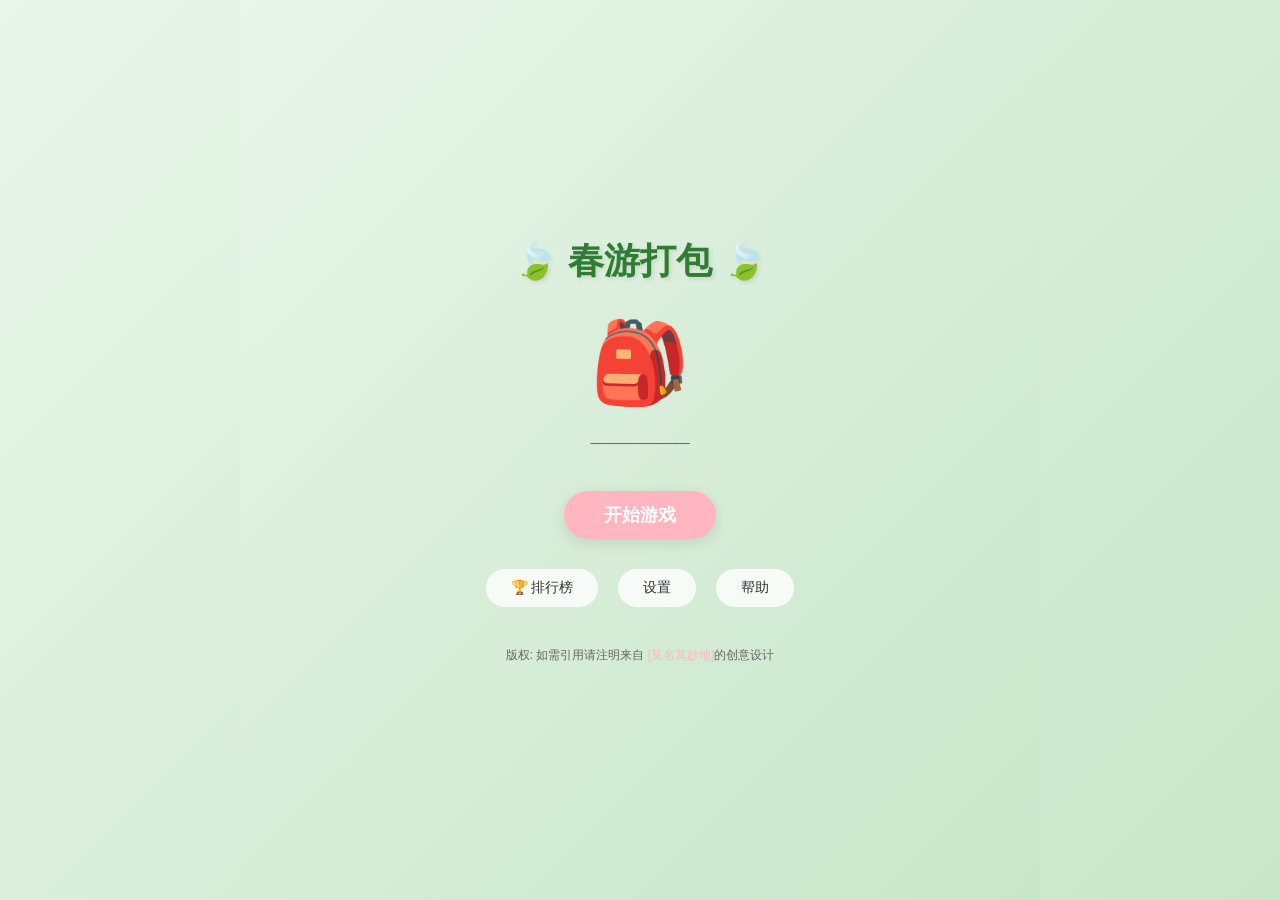
<file: src/index.html>
<!doctype html>
<html lang="zh-CN">
  <head>
    <meta charset="UTF-8" />
    <meta name="viewport" content="width=device-width, initial-scale=1.0" />
    <title>春游打包</title>
    <link rel="stylesheet" href="css/game.css" />
  </head>
  <body>
    <div id="app">
      <div id="start-screen" class="screen">
        <div class="start-content">
          <h1 class="title">🍃 春游打包 🍃</h1>
          <div class="bag-icon">🎒</div>
          <div class="divider">──────────</div>
          <button id="start-btn" class="btn btn-primary">开始游戏</button>
          <div class="auxiliary-btns">
            <button id="rank-btn" class="btn btn-secondary">🏆 排行榜</button>
            <button id="settings-btn" class="btn btn-secondary">设置</button>
            <button id="help-btn" class="btn btn-secondary">帮助</button>
          </div>
          <div class="copyright">
            版权: 如需引用请注明来自
            <span class="author">[莫名其妙地]</span>的创意设计
          </div>
        </div>
      </div>

      <div id="level-screen" class="screen hidden">
        <div class="level-header">
          <button id="back-to-start" class="btn btn-back">← 返回</button>
          <h2 id="chapter-title">春游打包 / 第 1-6 关</h2>
        </div>
        <div id="level-grid" class="level-grid"></div>
        <div id="chapter-tabs" class="chapter-tabs">
          <button class="chapter-tab active" data-chapter="0">第 1 章</button>
          <button class="chapter-tab" data-chapter="1">第 2 章</button>
          <button class="chapter-tab" data-chapter="2">第 3 章</button>
          <button class="chapter-tab" data-chapter="3">第 4 章</button>
        </div>
      </div>

      <div id="game-screen" class="screen hidden">
        <div class="game-header">
          <button id="back-to-level" class="btn btn-back">←</button>
          <span id="level-title">Level 1</span>
          <span id="timer">⏱ 00:30</span>
          <span id="score-display">⭐ 0</span>
          <span id="empty-cells">剩余空位: 3</span>
        </div>
        <div class="game-main">
          <div class="left-panel">
            <div id="selected-item-panel" class="selected-panel">
              <div id="selected-item-display"></div>
              <button id="rotate-btn" class="btn btn-rotate">↻ 旋转</button>
              <div id="item-props" class="item-props"></div>
            </div>
            <div id="inventory" class="inventory"></div>
          </div>
          <div class="center-panel">
            <div id="stage" class="stage">
              <div id="grid-container" class="grid-container"></div>
            </div>
            <div id="hint" class="hint"></div>
          </div>
        </div>
        <div class="game-footer">
          <button id="restart-btn" class="btn btn-restart">重新开始</button>
        </div>
      </div>

      <div id="result-screen" class="screen hidden">
        <div class="result-content">
          <h2 id="result-title">🎉 闯关成功! 🎉</h2>
          <div id="stars" class="stars"></div>
          <div class="score-box">
            <span id="final-score">95 分</span>
          </div>
          <div class="stats">
            <span id="time-used">用时: 32秒</span>
            <span id="efficiency">效率: 86%</span>
          </div>
          <div class="result-buttons">
            <button id="next-level-btn" class="btn btn-primary">下一关</button>
            <button id="retry-btn" class="btn btn-secondary">重玩</button>
          </div>
          <button id="back-to-level-result" class="btn btn-text">
            返回选关
          </button>
        </div>
      </div>

      <div id="help-screen" class="screen hidden">
        <div class="help-header">
          <button id="back-from-help" class="btn btn-back">← 返回</button>
          <h2>帮助</h2>
        </div>
        <div class="help-content">
          <div class="help-card">
            <h3>🎮 游戏目标</h3>
            <p>在限定时间内，将物品合理地放入书包</p>
            <p>填满书包内部即可通关</p>
            <p>摆放的物品越多分值越高</p>
          </div>
          <div class="help-card">
            <h3>📖 操作说明</h3>
            <p>① 点击物品选中</p>
            <p>② 拖拽到书包网格放置</p>
            <p>③ 点击旋转按钮调整方向</p>
            <p>④ 点击已放置的物品可移除</p>
          </div>
          <div class="help-card">
            <h3>⚠️ 放置规则</h3>
            <p>🔴 不可压物品(香蕉/鸡蛋/面包等) 必须放在最上层</p>
            <p>🟣 不可外露(钱包/手机) 上面必须有物品盖住</p>
            <p>🟡 靠边物品(瓶装饮料/雨伞/水杯) 必须放侧边袋</p>
            <p>🔵 不可旋转物品 不能改变方向</p>
          </div>
          <div class="help-card">
            <h3>💡 提示</h3>
            <p>• 第4关开始会增加干扰物品</p>
            <p>• 选择正确的物品组合才能填满书包</p>
            <p>• 先放置大件物品，再填充小件物品</p>
            <p>• 不可压物品最后放，确保在最上层</p>
            <p>• 分值高的物品先放</p>
            <p>• 侧边栏物品优先放侧边袋</p>
          </div>
        </div>
      </div>

      <div id="settings-screen" class="screen hidden">
        <div class="settings-header">
          <button id="back-from-settings" class="btn btn-back">← 返回</button>
          <h2>设置</h2>
        </div>
        <div class="settings-content">
          <div class="setting-item">
            <span>🔊 音效</span>
            <label class="switch"
              ><input type="checkbox" id="sound-toggle" checked /><span
                class="slider"
              ></span
            ></label>
          </div>
          <div class="setting-item">
            <span>🎵 背景音乐</span>
            <label class="switch"
              ><input type="checkbox" id="music-toggle" checked /><span
                class="slider"
              ></span
            ></label>
          </div>
          <div class="setting-divider"></div>
          <button id="clear-progress-btn" class="btn btn-danger">
            清除进度
          </button>
          <div class="version">ℹ️ 版本号 v1.0.0</div>
        </div>
      </div>

      <div id="rank-screen" class="screen hidden">
        <div class="rank-header">
          <button id="back-from-rank" class="btn btn-back">← 返回</button>
          <h2>🏆 排行榜</h2>
        </div>
        <div class="rank-content">
          <div class="rank-summary">
            <div class="rank-stat">
              <span class="stat-value" id="total-stars">0</span>
              <span class="stat-label">总星数</span>
            </div>
            <div class="rank-stat">
              <span class="stat-value" id="total-score">0</span>
              <span class="stat-label">总分数</span>
            </div>
            <div class="rank-stat">
              <span class="stat-value" id="completed-levels">0</span>
              <span class="stat-label">完成关卡</span>
            </div>
          </div>
          <div id="rank-list" class="rank-list"></div>
        </div>
      </div>
    </div>

    <div id="toast" class="toast hidden"></div>
    <script src="js/game.js"></script>
  </body>
</html>
</file>
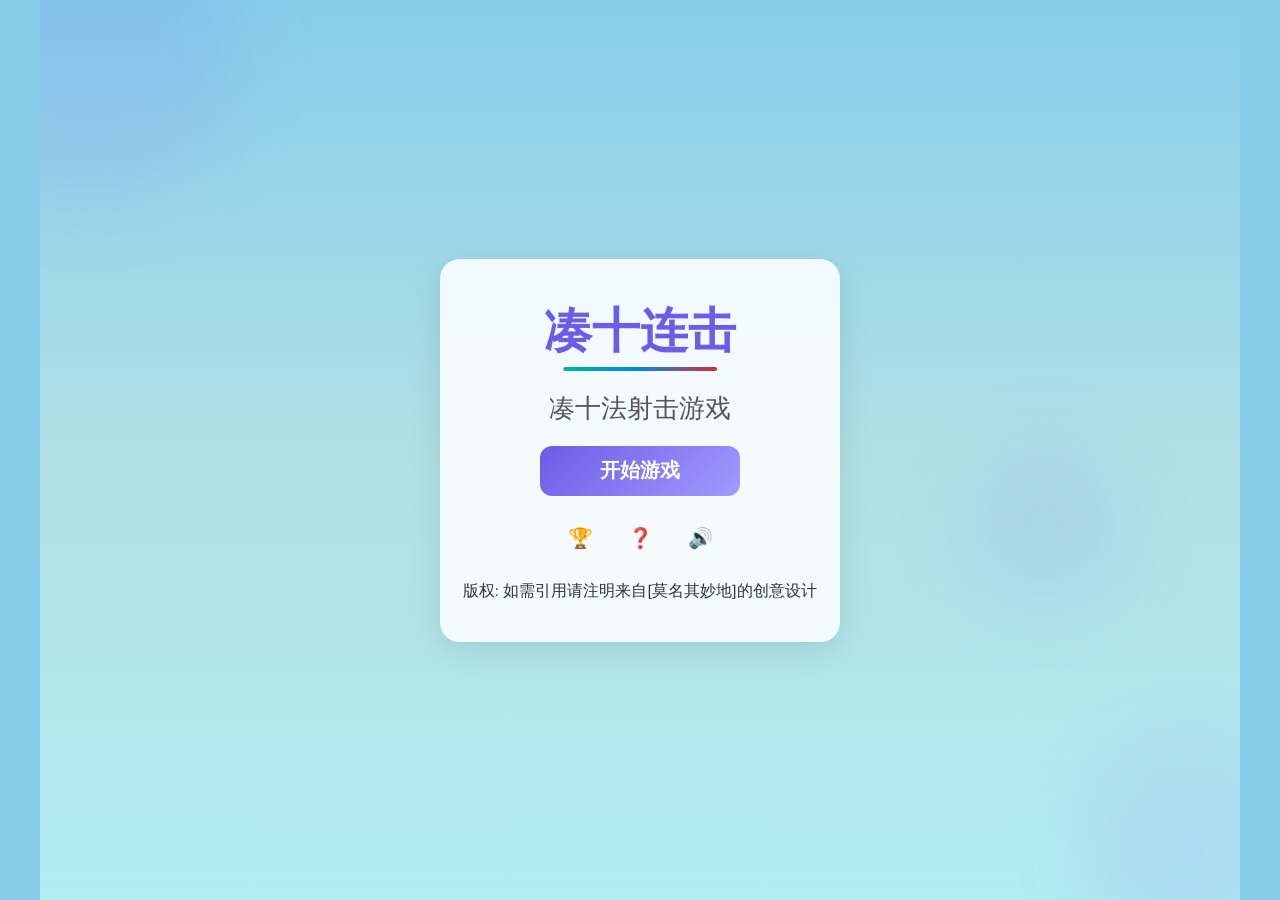
<file: 凑十连击/index.html>
<!DOCTYPE html>
<html lang="zh-CN">
<head>
  <meta charset="UTF-8">
  <meta name="viewport" content="width=device-width, initial-scale=1.0, user-scalable=no">
  <title>凑十连击 - DecaStrike</title>
  <link rel="stylesheet" href="https://fonts.googleapis.com/css2?family=Fredoka+One&family=Nunito:wght@400;700&family=Roboto+Mono:wght@500&display=swap">
  <link rel="stylesheet" href="css/style.css">
</head>
<body>
  <div id="game-container">
    <!-- 开始界面 -->
    <div id="start-screen" class="screen active">
      <div class="start-content">
        <h1 class="game-title">凑十连击</h1>
        <p class="game-subtitle">凑十法射击游戏</p>
        <button id="start-btn" class="btn-primary">开始游戏</button>
        <div class="toolbar">
          <button id="leaderboard-btn" class="btn-icon" title="排行榜">🏆</button>
          <button id="help-btn" class="btn-icon" title="帮助">❓</button>
          <button id="mute-btn" class="btn-icon" title="静音">🔊</button>
        </div>
        <div class="copyright">版权: 如需引用请注明来自[莫名其妙地]的创意设计</div>
      </div>
      <div class="bg-decorations">
        <div class="circle-deco"></div>
        <div class="circle-deco"></div>
        <div class="circle-deco"></div>
      </div>
    </div>

    <!-- 游戏界面 -->
    <div id="game-screen" class="screen">
      <div id="hud">
        <div id="hud-left">
          <div id="score-display">分数: <span id="score">0</span></div>
          <div id="lives-display">生命: <span id="lives">3</span></div>
          <div id="combo-display">连击: <span id="combo">0</span></div>
        </div>
        <div id="hud-right">
          <div id="highscore-display">最高: <span id="highscore">0</span></div>
          <div id="timer-display"><span id="timer">60</span>s</div>
          <button id="pause-btn" class="btn-icon" title="暂停">⏸</button>
        </div>
      </div>
      <div id="game-area"></div>
      <div id="turret">
        <div class="turret-body"></div>
        <div class="turret-bullet"></div>
        <div class="turret-hint">按空格键切换</div>
      </div>
    </div>

    <!-- 暂停界面 -->
    <div id="pause-screen" class="screen">
      <div class="pause-content">
        <h2>已暂停</h2>
        <button id="resume-btn" class="btn-primary">继续游戏</button>
        <button id="pause-menu-btn" class="btn-secondary">返回主菜单</button>
      </div>
    </div>

    <!-- 结束界面 -->
    <div id="end-screen" class="screen">
      <div class="end-content">
        <h2 id="end-title">游戏结束</h2>
        <div id="final-score">本局得分: <span id="final-score-value">0</span></div>
        <div id="result-highscore">最高分: <span id="result-highscore-value">0</span></div>
        <button id="restart-btn" class="btn-primary">重新开始</button>
        <button id="end-menu-btn" class="btn-secondary">返回主菜单</button>
        <button id="end-leaderboard-btn" class="btn-secondary">查看排行榜</button>
      </div>
    </div>

    <!-- 排行榜界面 -->
    <div id="leaderboard-screen" class="screen">
      <div class="leaderboard-content">
        <h2>排行榜</h2>
        <ul id="leaderboard-list"></ul>
        <button id="clear-leaderboard-btn" class="btn-secondary">清除记录</button>
        <button id="leaderboard-back-btn" class="btn-secondary">返回</button>
      </div>
    </div>

    <!-- 帮助界面 -->
    <div id="help-screen" class="screen">
      <div class="help-content">
        <h2>游戏规则</h2>
        <div class="rules">
          <p>1. 点击屏幕任意位置发射子弹</p>
          <p>2. 子弹数字 + 卡片数字 = 10 时消除</p>
          <p>3. 按空格键丢弃子弹不重置连击</p>
          <p>4. 限定时间内消除所有卡片即可获胜</p>
        </div>
        <h3>凑十法口诀</h3>
        <div class="tips">
          <p>1 + 9 = 10</p>
          <p>2 + 8 = 10</p>
          <p>3 + 7 = 10</p>
          <p>4 + 6 = 10</p>
          <p>5 + 5 = 10</p>
        </div>
        <button id="help-back-btn" class="btn-secondary">返回</button>
      </div>
    </div>
  </div>

  <script>
    // Utils
    const Utils = {
      randomInt(min, max) {
        return Math.floor(Math.random() * (max - min + 1)) + min;
      },
      randomCardNumber() {
        return this.randomInt(1, 9);
      },
      getCardColorClass(number) {
        if (number >= 1 && number <= 3) return 'card-1';
        if (number >= 4 && number <= 6) return 'card-4';
        return 'card-7';
      },
      saveToStorage(key, value) {
        try {
          localStorage.setItem(key, JSON.stringify(value));
        } catch (e) {}
      },
      loadFromStorage(key, defaultValue = null) {
        try {
          const value = localStorage.getItem(key);
          return value ? JSON.parse(value) : defaultValue;
        } catch (e) {
          return defaultValue;
        }
      }
    };

    // Audio Manager
    class AudioManager {
      constructor() {
        this.ctx = null;
        this.volume = 1.0;
        this.muted = false;
        this.initialized = false;
      }
      init() {
        if (this.initialized) return;
        try {
          this.ctx = new (window.AudioContext || window.webkitAudioContext)();
          this.volume = Utils.loadFromStorage('decaStrike_volume', 1.0);
          this.muted = Utils.loadFromStorage('decaStrike_muted', false);
          this.initialized = true;
        } catch (e) {}
      }
      playTone(frequency, duration, type = 'sine', volume = 0.5) {
        if (!this.ctx || this.muted) return;
        const osc = this.ctx.createOscillator();
        const gain = this.ctx.createGain();
        osc.connect(gain);
        gain.connect(this.ctx.destination);
        osc.type = type;
        osc.frequency.setValueAtTime(frequency, this.ctx.currentTime);
        gain.gain.setValueAtTime(volume * this.volume, this.ctx.currentTime);
        gain.gain.exponentialRampToValueAtTime(0.01, this.ctx.currentTime + duration);
        osc.start();
        osc.stop(this.ctx.currentTime + duration);
      }
      playShoot() { this.playTone(880, 0.15, 'square', 0.4); setTimeout(() => this.playTone(440, 0.15, 'square', 0.3), 50); }
      playHit() { this.playTone(300, 0.4, 'sawtooth', 0.5); this.playTone(200, 0.3, 'sine', 0.4); }
      playMiss() { this.playTone(150, 0.3, 'square', 0.4); }
      playCombo() { this.playTone(523, 0.2, 'sine', 0.5); setTimeout(() => this.playTone(659, 0.2, 'sine', 0.5), 100); setTimeout(() => this.playTone(784, 0.2, 'sine', 0.5), 200); }
      playGameStart() { this.playTone(392, 0.3, 'sine', 0.5); setTimeout(() => this.playTone(523, 0.3, 'sine', 0.5), 200); setTimeout(() => this.playTone(659, 0.4, 'sine', 0.5), 400); }
      playGameWin() { [523, 659, 784, 1047].forEach((note, i) => setTimeout(() => this.playTone(note, 0.4, 'sine', 0.6), i * 250)); }
      playGameLose() { this.playTone(400, 0.5, 'sawtooth', 0.5); setTimeout(() => this.playTone(300, 0.5, 'sawtooth', 0.5), 400); setTimeout(() => this.playTone(200, 0.6, 'sawtooth', 0.5), 800); }
      playButtonClick() { this.playTone(600, 0.15, 'sine', 0.4); }
      playPause() { this.playTone(500, 0.2, 'sine', 0.5); }
      toggleMute() { this.muted = !this.muted; Utils.saveToStorage('decaStrike_muted', this.muted); return this.muted; }
    }

    // DOM Renderer
    class DOMRenderer {
      constructor(container) {
        this.container = container;
        this.isDesktop = window.innerWidth >= 768;
        this.cardSize = this.isDesktop ? 60 : 50;
        this.bulletSize = this.isDesktop ? 24 : 20;
      }
      createCard(number, x, y) {
        const card = document.createElement('div');
        card.className = 'card ' + Utils.getCardColorClass(number) + ' card-appear';
        card.dataset.number = number;
        card.style.width = this.cardSize + 'px';
        card.style.height = this.cardSize + 'px';
        card.style.left = x + 'px';
        card.style.top = y + 'px';
        card.textContent = number;
        return card;
      }
      createBullet(number, startX, startY) {
        const bullet = document.createElement('div');
        bullet.className = 'bullet';
        bullet.dataset.number = number;
        bullet.style.width = this.bulletSize + 'px';
        bullet.style.height = this.bulletSize + 'px';
        bullet.style.left = startX + 'px';
        bullet.style.top = startY + 'px';
        bullet.textContent = number;
        return bullet;
      }
      createExplosion(x, y) {
        const explosion = document.createElement('div');
        explosion.className = 'explosion';
        const size = this.cardSize;
        explosion.style.width = size + 'px';
        explosion.style.height = size + 'px';
        explosion.style.left = (x - size / 2) + 'px';
        explosion.style.top = (y - size / 2) + 'px';
        return explosion;
      }
      createScorePopup(score, x, y) {
        const popup = document.createElement('div');
        popup.className = 'score-popup';
        popup.textContent = '+' + score;
        popup.style.left = x + 'px';
        popup.style.top = y + 'px';
        return popup;
      }
      removeElement(el) { if (el && el.parentNode) el.parentNode.removeChild(el); }
    }

    // Game
    class Game {
      constructor(container) {
        this.container = container;
        this.gameArea = container.querySelector('#game-area');
        this.turret = container.querySelector('#turret');
        this.turretBullet = this.turret.querySelector('.turret-bullet');
        this.renderer = new DOMRenderer(container);
        this.audio = new AudioManager();
        
        this.state = 'menu';
        this.score = 0;
        this.combo = 0;
        this.lives = 3;
        this.timeRemaining = 90;
        this.spawnInterval = 2000;
        this.minSpawnInterval = 800;
        this.maxCards = 6;
        this.cards = [];
        this.bullet = null;
        this.bulletNumber = 0;
        this.canShoot = true;
        this.highScore = Utils.loadFromStorage('decaStrike_highscore', 0);
        this.cardsSpawned = 0;
        
        this.cardSize = this.renderer.cardSize;
        this.bulletSize = this.renderer.bulletSize;
        
        this.timerInterval = null;
        this.spawnTimer = null;
        this.comboTimer = null;
        this.lastTime = 0;
        this.animationId = null;
        
        this.difficulty = 'normal';
        this.setupEventListeners();
      }

      setupEventListeners() {
        const startBtn = document.getElementById('start-btn');
        if (startBtn) startBtn.addEventListener('click', () => this.startGame());
        
        document.getElementById('pause-btn').addEventListener('click', () => this.pause());
        document.getElementById('resume-btn').addEventListener('click', () => this.resume());
        document.getElementById('pause-menu-btn').addEventListener('click', () => this.showMenu());
        document.getElementById('restart-btn').addEventListener('click', () => this.restart());
        document.getElementById('end-menu-btn').addEventListener('click', () => this.showMenu());
        document.getElementById('end-leaderboard-btn').addEventListener('click', () => this.showLeaderboard());
        document.getElementById('leaderboard-btn').addEventListener('click', () => this.showLeaderboard());
        document.getElementById('clear-leaderboard-btn').addEventListener('click', () => this.clearLeaderboard());
        document.getElementById('leaderboard-back-btn').addEventListener('click', () => this.hideLeaderboard());
        document.getElementById('help-btn').addEventListener('click', () => this.showHelp());
        document.getElementById('help-back-btn').addEventListener('click', () => this.hideHelp());
        document.getElementById('mute-btn').addEventListener('click', () => this.toggleMute());
        
        this.gameArea.addEventListener('click', (e) => this.handleShoot(e));
        window.addEventListener('keydown', (e) => {
          if (e.code === 'Space' && this.state === 'playing') {
            e.preventDefault();
            this.discardBullet();
          }
        });
        
        window.addEventListener('resize', () => this.handleResize());
      }

      handleResize() {
        this.renderer.isDesktop = window.innerWidth >= 768;
        this.renderer.cardSize = this.renderer.isDesktop ? 60 : 50;
        this.renderer.bulletSize = this.renderer.isDesktop ? 24 : 20;
        this.cardSize = this.renderer.cardSize;
        this.bulletSize = this.renderer.bulletSize;
        this.adjustContainerSize();
      }

      adjustContainerSize() {
        const gameContainer = document.getElementById('game-container');
        const width = window.innerWidth;
        const height = window.innerHeight;
        let newWidth = width;
        let newHeight = height;
        if (width < 600) newWidth = 600;
        if (width > 1200) newWidth = 1200;
        if (height < 600) newHeight = 600;
        gameContainer.style.width = newWidth + 'px';
        gameContainer.style.height = newHeight + 'px';
        const ratio = height / newWidth;
        gameContainer.classList.remove('height-tall', 'height-very-tall');
        if (ratio > 1.2) gameContainer.classList.add('height-very-tall');
        else if (ratio > 1.0) gameContainer.classList.add('height-tall');
      }

      startGame() {
        this.audio.init();
        this.audio.playGameStart();
        this.state = 'playing';
        this.score = 0;
        this.combo = 0;
        this.lives = 3;
        this.timeRemaining = 90;
        this.spawnInterval = 2000;
        this.minSpawnInterval = 800;
        this.maxCards = 6;
        this.cardsSpawned = 0;
        
        const gameContainer = document.getElementById('game-container');
        const width = window.innerWidth;
        const height = window.innerHeight;
        let newWidth = width;
        let newHeight = height;
        if (width < 600) newWidth = 600;
        if (width > 1200) newWidth = 1200;
        if (height < 600) newHeight = 600;
        gameContainer.style.width = newWidth + 'px';
        gameContainer.style.height = newHeight + 'px';
        gameContainer.style.minHeight = newHeight + 'px';
        const ratio = height / newWidth;
        gameContainer.classList.remove('height-tall', 'height-very-tall');
        if (ratio > 1.2) gameContainer.classList.add('height-very-tall');
        else if (ratio > 1.0) gameContainer.classList.add('height-tall');
        
        this.gameArea.innerHTML = '';
        this.updateBulletNumber();
        this.updateUI();
        this.showScreen('game-screen');
        this.startTimers();
        this.spawnInitialCards();
        this.gameLoop();
      }

      spawnInitialCards() {
        const initialCount = 4 + Math.floor(Math.random() * 3);
        for (let i = 0; i < initialCount; i++) this.spawnCard();
        this.startCardSpawning();
      }

      startCardSpawning() {
        if (this.spawnTimer) clearInterval(this.spawnTimer);
        this.spawnTimer = setInterval(() => {
          if (this.state === 'playing' && this.cards.length < this.maxCards) this.spawnCard();
        }, this.spawnInterval);
        
        if (this.forceSpawnTimer) clearTimeout(this.forceSpawnTimer);
        this.forceSpawnTimer = setTimeout(() => this.forceSpawnCard(), 5000);
      }

      forceSpawnCard() {
        if (this.state !== 'playing') return;
        if (this.cards.length < this.maxCards) this.spawnCard();
        if (this.cards.length < 2) { this.spawnCard(); this.spawnCard(); }
      }

      spawnCard() {
        const pos = this.getValidCardPosition();
        if (!pos) return;
        const number = this.getUniqueNumber();
        const card = this.renderer.createCard(number, pos.x, pos.y);
        this.gameArea.appendChild(card);
        this.cards.push(card);
      }

      getUniqueNumber() {
        const counts = {};
        for (const card of this.cards) {
          const num = parseInt(card.dataset.number);
          counts[num] = (counts[num] || 0) + 1;
        }
        const available = [1, 2, 3, 4, 5, 6, 7, 8, 9].filter(n => (counts[n] || 0) < 2);
        if (available.length > 0) return available[Math.floor(Math.random() * available.length)];
        return Utils.randomCardNumber();
      }

      getValidCardPosition() {
        let attempts = 0;
        const turretRect = this.turret.getBoundingClientRect();
        const gameAreaRect = this.gameArea.getBoundingClientRect();
        const turretCenterX = turretRect.left + turretRect.width / 2;
        const turretCenterY = turretRect.top + turretRect.height / 2;
        const minDistance = gameAreaRect.height / 3;
        const hudHeight = 60;
        const edgePadding = 80;
        const minOverlapDistance = 80;
        const spawnAreaTop = hudHeight + 50;
        const spawnAreaBottom = Math.min(turretRect.top - gameAreaRect.top - 50, gameAreaRect.height * 2 / 3);
        
        while (attempts < 100) {
          const pos = {
            x: edgePadding + Math.random() * (this.gameArea.offsetWidth - edgePadding * 2),
            y: spawnAreaTop + Math.random() * (spawnAreaBottom - spawnAreaTop)
          };
          const cardCenterX = pos.x;
          const cardCenterY = pos.y + this.cardSize / 2;
          const dist = Math.sqrt(Math.pow(cardCenterX - turretCenterX, 2) + Math.pow(cardCenterY - turretCenterY, 2));
          
          let overlaps = false;
          for (const card of this.cards) {
            const cardRect = card.getBoundingClientRect();
            const cardCenterX2 = cardRect.left + cardRect.width / 2 - gameAreaRect.left;
            const cardCenterY2 = cardRect.top + cardRect.height / 2 - gameAreaRect.top;
            const dist2 = Math.sqrt(Math.pow(cardCenterX - cardCenterX2, 2) + Math.pow(cardCenterY - cardCenterY2, 2));
            if (dist2 < minOverlapDistance) { overlaps = true; break; }
          }
          if (dist >= minDistance && pos.y > hudHeight && !overlaps) return pos;
          attempts++;
        }
        return { x: edgePadding + 50, y: hudHeight + 150 };
      }

      handleShoot(e) {
        if (this.state !== 'playing' || !this.canShoot || this.bullet) return;
        if (e) e.preventDefault();
        const gameArea = this.gameArea;
        const turret = this.turret;
        let targetX, targetY;
        if (e.type === 'touchstart' || e.type === 'touchend') {
          const touch = e.changedTouches ? e.changedTouches[0] : e.touches[0];
          targetX = touch.clientX;
          targetY = touch.clientY;
        } else {
          targetX = e.clientX;
          targetY = e.clientY;
        }
        const gameAreaRect = gameArea.getBoundingClientRect();
        const turretRect = turret.getBoundingClientRect();
        const startX = turretRect.left + turretRect.width / 2 - gameAreaRect.left - this.bulletSize / 2;
        const startY = turretRect.top - gameAreaRect.top - this.bulletSize;
        const targetRelX = targetX - gameAreaRect.left;
        const targetRelY = targetY - gameAreaRect.top;
        this.fireBullet(startX, startY, targetRelX, targetRelY);
      }

      fireBullet(startX, startY, targetX, targetY) {
        this.canShoot = false;
        this.bullet = this.renderer.createBullet(this.bulletNumber, startX, startY);
        this.gameArea.appendChild(this.bullet);
        this.audio.playShoot();
        const speed = 10;
        const dx = targetX - startX;
        const dy = targetY - startY;
        const dist = Math.sqrt(dx * dx + dy * dy);
        if (dist === 0) { this.handleBulletMiss(); return; }
        const vx = (dx / dist) * speed;
        const vy = (dy / dist) * speed;
        let bulletX = startX;
        let bulletY = startY;
        const gameWidth = this.gameArea.offsetWidth;
        const gameHeight = this.gameArea.offsetHeight;
        const bulletSize = this.bulletSize;
        
        const animate = () => {
          if (!this.bullet || this.state !== 'playing') return;
          bulletX += vx;
          bulletY += vy;
          this.bullet.style.left = bulletX + 'px';
          this.bullet.style.top = bulletY + 'px';
          if (bulletY < -bulletSize || bulletY > gameHeight || bulletX < -bulletSize || bulletX > gameWidth) {
            this.handleBulletMiss();
            return;
          }
          requestAnimationFrame(animate);
        };
        requestAnimationFrame(animate);
      }

      checkBulletCollisions() {
        if (!this.bullet) return;
        const bulletRect = this.bullet.getBoundingClientRect();
        const bulletCenterX = bulletRect.left + bulletRect.width / 2;
        const bulletCenterY = bulletRect.top + bulletRect.height / 2;
        for (let i = this.cards.length - 1; i >= 0; i--) {
          const card = this.cards[i];
          const cardRect = card.getBoundingClientRect();
          if (bulletCenterX >= cardRect.left && bulletCenterX <= cardRect.right && bulletCenterY >= cardRect.top && bulletCenterY <= cardRect.bottom) {
            const bulletNum = parseInt(this.bullet.dataset.number);
            const cardNum = parseInt(card.dataset.number);
            if (bulletNum + cardNum === 10) this.handleElimination(card, i);
            else this.handleBulletMiss();
            return;
          }
        }
      }

      handleElimination(card, index) {
        const cardNum = parseInt(card.dataset.number);
        const bulletRect = this.bullet.getBoundingClientRect();
        const gameAreaRect = this.gameArea.getBoundingClientRect();
        const x = bulletRect.left + bulletRect.width / 2 - gameAreaRect.left;
        const y = bulletRect.top + bulletRect.height / 2 - gameAreaRect.top;
        this.createEnhancedExplosion(x, y);
        this.renderer.removeElement(this.bullet);
        this.renderer.removeElement(card);
        this.cards.splice(index, 1);
        this.bullet = null;
        this.combo++;
        const comboScore = this.combo * 5;
        const totalScore = 10 + comboScore;
        this.score += totalScore;
        
        const popup = this.renderer.createScorePopup(totalScore, x, y);
        this.gameArea.appendChild(popup);
        
        this.audio.playHit();
        if (this.combo >= 2) this.audio.playCombo();
        this.applyComboEffects();
        this.checkDifficultyIncrease();
        if (this.combo > 0) this.resetComboTimer();
        
        if (this.cards.length === 0) { this.end(true); return; }
        
        this.updateUI();
        this.updateBulletNumber();
        this.canShoot = true;
        
        setTimeout(() => {
          this.gameArea.querySelectorAll('.explosion, .explosion-ring, .explosion-particles, .score-popup').forEach(el => el.remove());
        }, 600);
      }

      createEnhancedExplosion(x, y) {
        const explosion = this.renderer.createExplosion(x, y);
        this.gameArea.appendChild(explosion);
        const ring = document.createElement('div');
        ring.className = 'explosion-ring';
        ring.style.width = this.cardSize + 'px';
        ring.style.height = this.cardSize + 'px';
        ring.style.left = (x - this.cardSize / 2) + 'px';
        ring.style.top = (y - this.cardSize / 2) + 'px';
        this.gameArea.appendChild(ring);
        
        const particles = document.createElement('div');
        particles.className = 'explosion-particles';
        particles.style.left = x + 'px';
        particles.style.top = y + 'px';
        
        const colors = ['#FDCB6E', '#00B894', '#0984E3', '#D63031', '#6C5CE7'];
        for (let i = 0; i < 8; i++) {
          const particle = document.createElement('div');
          particle.className = 'explosion-particle';
          const angle = (i / 8) * Math.PI * 2;
          const distance = 30 + Math.random() * 20;
          particle.style.setProperty('--tx', Math.cos(angle) * distance + 'px');
          particle.style.setProperty('--ty', Math.sin(angle) * distance + 'px');
          particle.style.background = colors[Math.floor(Math.random() * colors.length)];
          particle.style.left = x + 'px';
          particle.style.top = y + 'px';
          this.gameArea.appendChild(particle);
        }
      }

      applyComboEffects() {
        const comboDisplay = document.getElementById('combo-display');
        const gameContainer = document.getElementById('game-container');
        comboDisplay.classList.remove('combo-text-glow', 'combo-pulse');
        void comboDisplay.offsetWidth;
        comboDisplay.classList.add('combo-text-glow');
        
        if (this.combo >= 2) this.createComboTextEffect(this.combo);
        if (this.combo >= 3 && this.combo < 6) {
          gameContainer.classList.add('combo-glow');
          gameContainer.classList.add('screen-flash');
        } else if (this.combo >= 6) {
          gameContainer.classList.add('combo-glow-strong');
          gameContainer.classList.add('screen-flash');
        }
        setTimeout(() => gameContainer.classList.remove('screen-flash'), 300);
      }

      createComboTextEffect(combo) {
        const comboText = document.createElement('div');
        comboText.className = 'combo-text-effect';
        comboText.textContent = combo + ' COMBO!';
        this.gameArea.appendChild(comboText);
        setTimeout(() => comboText.remove(), 800);
      }

      handleBulletMiss() {
        if (!this.bullet) return;
        const bulletRect = this.bullet.getBoundingClientRect();
        const gameAreaRect = this.gameArea.getBoundingClientRect();
        const x = bulletRect.left + bulletRect.width / 2 - gameAreaRect.left;
        const currentNum = parseInt(this.bullet.dataset.number);
        this.renderer.removeElement(this.bullet);
        
        const pos = this.getValidCardPosition();
        if (pos) {
          const card = this.renderer.createCard(currentNum, pos.x, pos.y);
          this.gameArea.appendChild(card);
          this.cards.push(card);
        }
        
        this.bullet = null;
        this.lives--;
        this.combo = 0;
        this.audio.playMiss();
        this.updateUI();
        
        if (this.lives <= 0) { this.end(false); return; }
        
        this.updateBulletNumber();
        this.canShoot = true;
      }

      discardBullet() {
        if (this.state !== 'playing') return;
        this.updateBulletNumber();
        this.audio.playButtonClick();
      }

      updateBulletNumber() {
        this.bulletNumber = Utils.randomCardNumber();
        this.turretBullet.textContent = this.bulletNumber;
        this.turretBullet.dataset.number = this.bulletNumber;
      }

      checkDifficultyIncrease() {
        const interval = Math.floor(this.score / 100);
        if (interval > 0) {
          this.spawnInterval = Math.max(this.minSpawnInterval, 2000 - interval * 150);
          this.maxCards = Math.min(6, 4 + interval);
          this.startCardSpawning();
        }
      }

      resetComboTimer() {
        if (this.comboTimer) clearTimeout(this.comboTimer);
        this.comboTimer = setTimeout(() => {
          this.combo = 0;
          this.resetComboEffects();
          this.updateUI();
        }, 3000);
      }

      resetComboEffects() {
        const gameContainer = document.getElementById('game-container');
        gameContainer.classList.remove('combo-glow', 'combo-glow-strong');
      }

      startTimers() {
        this.timerInterval = setInterval(() => {
          if (this.state === 'playing') {
            this.timeRemaining--;
            this.updateUI();
            if (this.timeRemaining <= 0) this.end(false);
          }
        }, 1000);
      }

      pause() {
        if (this.state !== 'playing') return;
        this.state = 'paused';
        this.audio.playPause();
        if (this.timerInterval) clearInterval(this.timerInterval);
        if (this.spawnTimer) clearInterval(this.spawnTimer);
        if (this.comboTimer) clearTimeout(this.comboTimer);
        this.showScreen('pause-screen');
      }

      resume() {
        if (this.state !== 'paused') return;
        this.state = 'playing';
        this.audio.playPause();
        this.startTimers();
        this.startCardSpawning();
        if (this.combo > 0) this.resetComboTimer();
        this.hideScreen('pause-screen');
      }

      restart() {
        this.hideScreen('end-screen');
        this.startGame();
      }

      end(won) {
        this.state = 'ended';
        if (this.timerInterval) clearInterval(this.timerInterval);
        if (this.spawnTimer) clearInterval(this.spawnTimer);
        if (this.comboTimer) clearTimeout(this.comboTimer);
        if (this.bullet) { this.renderer.removeElement(this.bullet); this.bullet = null; }
        
        if (won) this.audio.playGameWin();
        else { this.audio.playGameLose(); this.container.classList.add('shake'); setTimeout(() => this.container.classList.remove('shake'), 500); }
        
        if (this.score > this.highScore) {
          this.highScore = this.score;
          Utils.saveToStorage('decaStrike_highscore', this.highScore);
        }
        
        this.saveScore();
        
        document.getElementById('end-title').textContent = won ? '胜利!' : '游戏结束';
        document.getElementById('end-title').className = won ? 'win' : 'lose';
        document.getElementById('final-score-value').textContent = this.score;
        document.getElementById('result-highscore-value').textContent = this.highScore;
        
        this.showScreen('end-screen');
      }

      showConfetti() {
        const colors = ['#6C5CE7', '#A29BFE', '#FDCB6E', '#00B894', '#0984E3', '#D63031'];
        for (let i = 0; i < 50; i++) {
          setTimeout(() => {
            const confetti = document.createElement('div');
            confetti.className = 'confetti';
            confetti.style.left = Math.random() * 100 + '%';
            confetti.style.top = '-10px';
            confetti.style.background = colors[Math.floor(Math.random() * colors.length)];
            confetti.style.animationDuration = (1.5 + Math.random()) + 's';
            this.gameArea.appendChild(confetti);
            setTimeout(() => this.renderer.removeElement(confetti), 2000);
          }, i * 50);
        }
      }

      saveScore() {
        const leaderboard = Utils.loadFromStorage('decaStrike_leaderboard', { scores: [] });
        leaderboard.scores.push({
          score: this.score,
          date: new Date().toISOString().split('T')[0],
          difficulty: this.difficulty
        });
        leaderboard.scores.sort((a, b) => b.score - a.score);
        leaderboard.scores = leaderboard.scores.slice(0, 5);
        Utils.saveToStorage('decaStrike_leaderboard', leaderboard);
      }

      gameLoop() {
        if (this.state !== 'playing') return;
        if (this.bullet) this.checkBulletCollisions();
        this.animationId = requestAnimationFrame(() => this.gameLoop());
      }

      updateUI() {
        document.getElementById('score').textContent = this.score;
        document.getElementById('lives').textContent = this.lives;
        document.getElementById('combo').textContent = this.combo;
        document.getElementById('highscore').textContent = this.highScore;
        document.getElementById('timer').textContent = this.timeRemaining;
        
        const timerEl = document.getElementById('timer-display');
        timerEl.classList.remove('warning', 'critical');
        if (this.timeRemaining <= 30) timerEl.classList.add('critical');
        else if (this.timeRemaining <= 60) timerEl.classList.add('warning');
      }

      showScreen(screenId) {
        document.querySelectorAll('.screen').forEach(s => s.classList.remove('active'));
        const screen = document.getElementById(screenId);
        if (screen) screen.classList.add('active');
      }

      hideScreen(screenId) {
        const screen = document.getElementById(screenId);
        if (screen) screen.classList.remove('active');
      }

      showMenu() {
        this.state = 'menu';
        if (this.timerInterval) clearInterval(this.timerInterval);
        if (this.spawnTimer) clearInterval(this.spawnTimer);
        if (this.comboTimer) clearTimeout(this.comboTimer);
        if (this.animationId) cancelAnimationFrame(this.animationId);
        
        this.gameArea.innerHTML = '';
        this.cards = [];
        this.bullet = null;
        
        this.adjustContainerSize();
        this.showScreen('start-screen');
      }

      showLeaderboard() {
        this.audio.playButtonClick();
        const leaderboard = Utils.loadFromStorage('decaStrike_leaderboard', { scores: [] });
        const list = document.getElementById('leaderboard-list');
        list.innerHTML = '';
        
        if (leaderboard.scores.length === 0) {
          list.innerHTML = '<li class="leaderboard-item"><span class="leaderboard-empty">暂无记录</span></li>';
        } else {
          leaderboard.scores.forEach((entry, i) => {
            const li = document.createElement('li');
            li.className = 'leaderboard-item';
            li.innerHTML = '<span class="leaderboard-rank">第' + (i + 1) + '名</span><span class="leaderboard-score">' + entry.score + '分</span><span class="leaderboard-date">' + entry.date + '</span>';
            list.appendChild(li);
          });
        }
        this.showScreen('leaderboard-screen');
      }

      hideLeaderboard() {
        this.audio.playButtonClick();
        this.hideScreen('leaderboard-screen');
        this.showScreen('start-screen');
      }

      clearLeaderboard() {
        this.audio.playButtonClick();
        Utils.saveToStorage('decaStrike_leaderboard', { scores: [] });
        this.showLeaderboard();
      }

      showHelp() {
        this.audio.playButtonClick();
        this.showScreen('help-screen');
      }

      hideHelp() {
        this.audio.playButtonClick();
        this.hideScreen('help-screen');
        this.showScreen('start-screen');
      }

      toggleMute() {
        this.audio.init();
        const muted = this.audio.toggleMute();
        document.getElementById('mute-btn').textContent = muted ? '🔇' : '🔊';
      }
    }

    // Initialize Game
    document.addEventListener('DOMContentLoaded', () => {
      const container = document.getElementById('game-container');
      window.game = new Game(container);
    });
  </script>
</body>
</html>
</file>
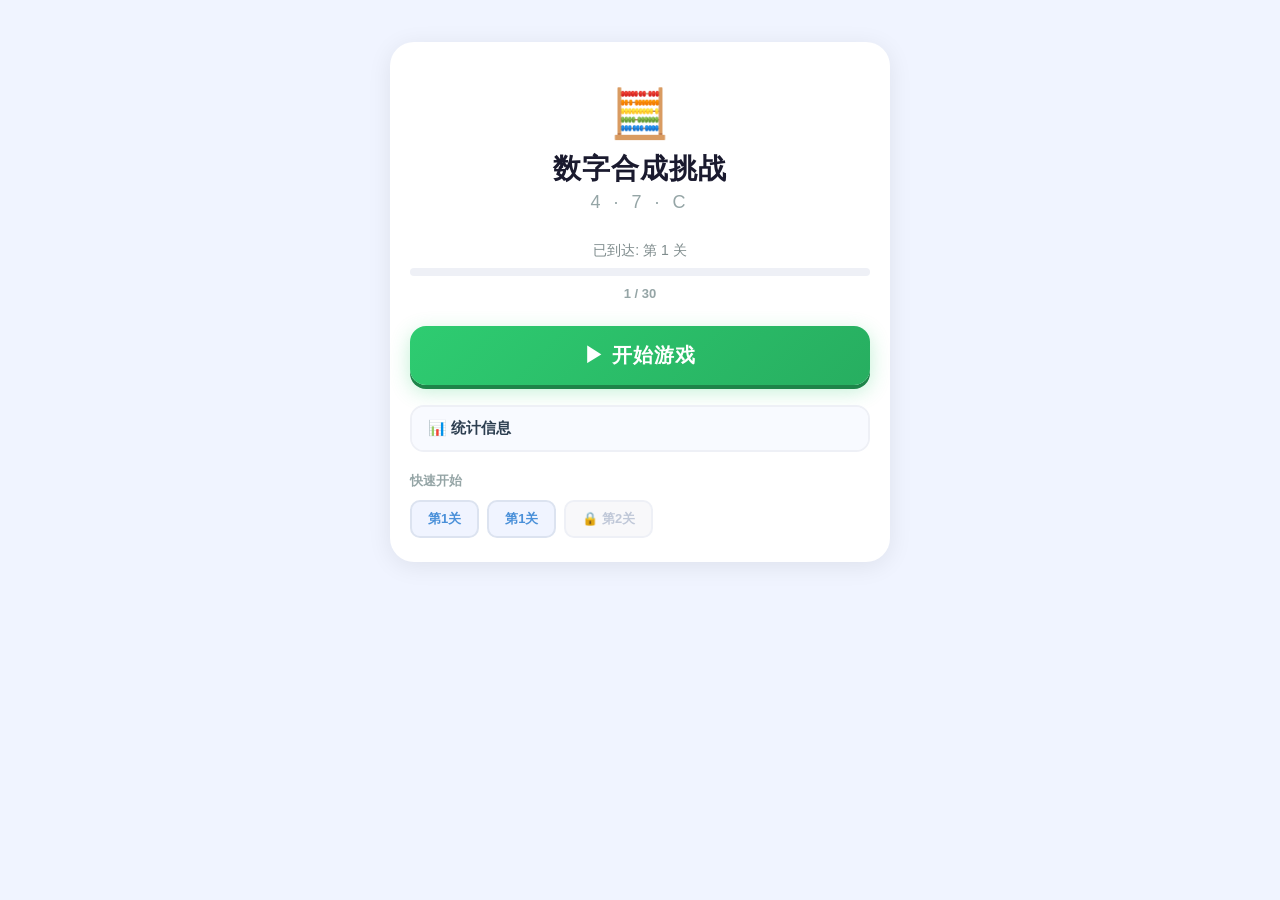
<file: 数字合成挑战/index.html>
<!DOCTYPE html>
<html lang="zh-CN">
<head>
  <meta charset="UTF-8">
  <meta name="viewport" content="width=device-width, initial-scale=1.0, user-scalable=no">
  <title>数字合成挑战</title>
  <link rel="stylesheet" href="css/style.css">
</head>
<body>
  <div id="app">

    <!-- ====== 开始菜单 ====== -->
    <div class="screen active" id="menuScreen">
      <div class="menu-header">
        <div class="menu-icon">🧮</div>
        <h1 class="menu-title">数字合成挑战</h1>
        <div class="menu-subtitle" id="menuSubtitle">A · B · C</div>
      </div>

      <div class="menu-progress">
        <span class="menu-progress-label" id="menuProgressLabel">已到达: 第 1 关</span>
        <div class="menu-progress-bar">
          <div class="menu-progress-fill" id="menuProgressFill"></div>
        </div>
        <span class="menu-progress-text" id="menuProgressText">1 / 30</span>
      </div>

      <button class="menu-start-btn" id="menuStartBtn">▶ 开始游戏</button>

      <div class="menu-stats" id="menuStats">
        <div class="menu-stats-toggle" id="menuStatsToggle">📊 统计信息</div>
        <div class="menu-stats-body" id="menuStatsBody">
          <div class="stat-row"><span>总局数</span><span id="statTotal">0</span></div>
          <div class="stat-row"><span>胜场</span><span id="statWins">0</span></div>
          <div class="stat-row"><span>负场</span><span id="statLosses">0</span></div>
          <div class="stat-row"><span>胜率</span><span id="statRate">0%</span></div>
          <div class="stat-row"><span>最快完成</span><span id="statBest">--</span></div>
          <div class="stat-row"><span>当前连胜</span><span id="statStreak">0</span></div>
          <div class="stat-row"><span>最长连胜</span><span id="statMaxStreak">0</span></div>
        </div>
      </div>

      <div class="menu-quick" id="menuQuick">
        <div class="menu-quick-title">快速开始</div>
        <div class="menu-quick-btns" id="menuQuickBtns"></div>
      </div>
    </div>

    <!-- ====== 游戏界面 ====== -->
    <div class="screen" id="gameScreen">
      <header>
        <div class="header-top">
          <button class="back-btn" id="backBtn">←</button>
          <span class="header-title">数字合成挑战</span>
          <span class="level-badge" id="levelBadge">第 1 关</span>
        </div>
        <div class="progress-bar">
          <div class="progress-fill" id="progressFill"></div>
        </div>
      </header>

      <section class="game-info">
        <div class="target-display">
          <span class="target-label">目标值</span>
          <span class="target-value" id="targetValue">24</span>
        </div>
        <div class="timer-display" id="timerDisplay">
          <span class="timer-icon">⏱</span>
          <span class="timer-text" id="timerText">01:30</span>
        </div>
      </section>

      <section class="card-area">
        <div class="card-grid" id="cardGrid"></div>
      </section>

      <section class="status-bar" id="statusBar">
        <div class="status-slots" id="statusSlots">
          <span class="status-slot" id="statusA">?</span>
          <span class="status-op" id="statusOp">?</span>
          <span class="status-slot" id="statusB">?</span>
        </div>
      </section>

      <section class="guide-area">
        <div class="guide-text" id="guideText">点击数字卡片开始</div>
      </section>

      <section class="operator-area">
        <div class="operator-row">
          <button class="op-btn" data-op="+" disabled>+</button>
          <button class="op-btn" data-op="-" disabled>−</button>
          <button class="op-btn" data-op="*" disabled>×</button>
          <button class="op-btn" data-op="/" disabled>÷</button>
        </div>
      </section>

      <section class="action-area">
        <button class="action-btn hint-btn" id="hintBtn">💡 提示 <span class="hint-count" id="hintCount">(3)</span></button>
        <button class="action-btn reset-btn" id="resetBtn">🔄 重开</button>
      </section>

      <section class="history-area">
        <div class="history-title">运算步骤</div>
        <div class="history-list" id="historyList">
          <div class="history-empty">等待开始...</div>
        </div>
      </section>
    </div>

    <!-- ====== 弹窗 ====== -->
    <div class="modal-overlay" id="modalOverlay">
      <div class="modal">
        <div class="modal-icon" id="modalIcon">🎉</div>
        <div class="modal-title" id="modalTitle">胜利！</div>
        <div class="modal-body" id="modalBody">你成功合出了目标值！</div>
        <button class="modal-btn" id="modalBtn">下一关</button>
      </div>
    </div>
  </div>

  <script src="js/audio.js"></script>
  <script src="js/generator.js"></script>
  <script src="js/solver.js"></script>
  <script src="js/game.js"></script>
  <script src="js/menu.js"></script>
  <script src="js/ui.js"></script>
</body>
</html>
</file>
<file: src/css/game.css>
:root {
  --primary: #FFB6C1;
  --secondary: #87CEEB;
  --accent: #98D8C8;
  --bg-start: #E8F5E9;
  --bg-end: #C8E6C9;
  --text: #333;
  --text-light: #666;
  --white: #fff;
  --shadow: rgba(0, 0, 0, 0.1);
  --warning: #FF6B6B;
  --success: #98D8C8;
}

* {
  margin: 0;
  padding: 0;
  box-sizing: border-box;
  -webkit-user-select: none;
  -moz-user-select: none;
  -ms-user-select: none;
  user-select: none;
}

body {
  font-family: 'Microsoft YaHei', 'PingFang SC', sans-serif;
  background: linear-gradient(135deg, var(--bg-start), var(--bg-end));
  min-height: 100vh;
  overflow: hidden;
  display: flex;
  align-items: center;
  justify-content: center;
}

#app {
  width: 100%;
  max-width: 75vh;
  height: 100vh;
  max-height: 133.33vw;
  min-width: 800px;
  display: flex;
  flex-direction: column;
  position: relative;
}

.screen {
  position: absolute;
  top: 0;
  left: 0;
  width: 100%;
  height: 100%;
  display: flex;
  flex-direction: column;
  background: linear-gradient(135deg, var(--bg-start), var(--bg-end));
}

.screen.hidden {
  display: none;
}

.btn {
  border: none;
  cursor: pointer;
  font-family: inherit;
  transition: all 0.2s ease;
}

.btn-primary {
  background: var(--primary);
  color: var(--white);
  padding: 12px 40px;
  border-radius: 25px;
  font-size: 18px;
  font-weight: bold;
  box-shadow: 0 4px 15px var(--shadow);
}

.btn-primary:hover {
  transform: translateY(-2px);
  box-shadow: 0 6px 20px var(--shadow);
}

.btn-secondary {
  background: rgba(255, 255, 255, 0.8);
  color: var(--text);
  padding: 10px 25px;
  border-radius: 20px;
  font-size: 14px;
}

.btn-secondary:hover {
  background: var(--white);
}

.btn-back {
  background: transparent;
  color: var(--text);
  font-size: 16px;
  padding: 8px 12px;
}

.btn-back:hover {
  color: var(--primary);
}

.btn-restart {
  background: var(--secondary);
  color: var(--white);
  padding: 10px 30px;
  border-radius: 20px;
  font-size: 14px;
}

.btn-rotate {
  background: var(--accent);
  color: var(--white);
  padding: 10px 25px;
  border-radius: 15px;
  font-size: 14px;
  font-weight: bold;
  width: 100%;
}

.item-props {
  font-size: 11px;
  color: var(--text-light);
  text-align: center;
  line-height: 1.4;
}

.btn-danger {
  background: var(--warning);
  color: var(--white);
  padding: 10px 25px;
  border-radius: 20px;
  font-size: 14px;
}

.btn-text {
  background: transparent;
  color: var(--text-light);
  font-size: 14px;
}

#start-screen {
  justify-content: center;
  align-items: center;
}

.start-content {
  text-align: center;
  padding: 20px;
}

.title {
  font-size: 36px;
  color: #2E7D32;
  text-shadow: 2px 2px 4px var(--shadow);
  margin-bottom: 30px;
}

.bag-icon {
  font-size: 80px;
  margin-bottom: 25px;
  animation: bounce 2s ease-in-out infinite;
}

@keyframes bounce {
  0%, 100% { transform: translateY(0); }
  50% { transform: translateY(-10px); }
}

.divider {
  color: var(--text-light);
  margin-bottom: 40px;
  font-size: 14px;
}

#start-btn {
  margin-bottom: 30px;
}

.auxiliary-btns {
  display: flex;
  gap: 20px;
  justify-content: center;
  margin-bottom: 40px;
}

.copyright {
  font-size: 12px;
  color: var(--text-light);
}

.author {
  color: var(--primary);
}

#level-screen {
  padding: 20px;
}

.level-header {
  display: flex;
  align-items: center;
  gap: 20px;
  margin-bottom: 20px;
}

#chapter-title {
  font-size: 20px;
  color: var(--text);
}

.level-grid {
  display: grid;
  grid-template-columns: repeat(3, 1fr);
  gap: 15px;
  max-width: 400px;
  margin: 0 auto 30px;
}

.level-btn {
  aspect-ratio: 1;
  background: var(--white);
  border: none;
  border-radius: 15px;
  cursor: pointer;
  display: flex;
  flex-direction: column;
  align-items: center;
  justify-content: center;
  gap: 2px;
  font-size: 24px;
  font-weight: bold;
  color: var(--text);
  box-shadow: 0 3px 10px var(--shadow);
  transition: all 0.2s ease;
  padding: 5px;
}

.level-btn span:first-child {
  line-height: 1;
}

.level-btn:hover {
  transform: translateY(-3px);
  box-shadow: 0 5px 15px var(--shadow);
}

.level-btn.locked {
  background: #e0e0e0;
  color: #999;
}

.level-btn .stars {
  font-size: 12px;
  min-height: 0;
  line-height: 1;
}

.chapter-tabs {
  display: flex;
  justify-content: center;
  gap: 10px;
}

.chapter-tab {
  background: rgba(255, 255, 255, 0.6);
  border: none;
  padding: 8px 20px;
  border-radius: 20px;
  cursor: pointer;
  font-size: 14px;
  color: var(--text);
}

.chapter-tab.active {
  background: var(--primary);
  color: var(--white);
}

#game-screen {
  padding: 10px;
}

.game-header {
  display: flex;
  align-items: center;
  gap: 15px;
  padding: 10px 15px;
  background: var(--white);
  border-radius: 10px;
  margin-bottom: 10px;
  box-shadow: 0 2px 8px var(--shadow);
}

#level-title {
  font-size: 18px;
  font-weight: bold;
}

#timer {
  font-size: 16px;
  color: var(--text);
}

#score-display {
  font-size: 16px;
  color: var(--accent);
}

#empty-cells {
  font-size: 14px;
  color: var(--text-light);
  margin-left: auto;
}

.game-main {
  display: flex;
  flex: 1;
  gap: 15px;
  min-height: 0;
  align-items: stretch;
}

.left-panel {
  width: 250px;
  min-width: 250px;
  display: flex;
  flex-direction: column;
  gap: 10px;
  min-height: 0;
}

.selected-panel {
  background: linear-gradient(135deg, #FFB6C1, #FFE4E1);
  border-radius: 12px;
  padding: 15px;
  display: flex;
  flex-direction: column;
  align-items: center;
  gap: 12px;
  box-shadow: 0 4px 15px rgba(255, 182, 193, 0.4);
  border: 3px solid #FFB6C1;
  min-height: 140px;
  flex-shrink: 0;
}

.selected-panel:empty {
  background: rgba(255, 255, 255, 0.9);
  border: 3px dashed #ccc;
}

.inventory {
  flex: 1;
  min-height: 200px;
  background: rgba(255, 255, 255, 0.9);
  border-radius: 10px;
  padding: 10px;
  display: flex;
  flex-direction: column;
  gap: 8px;
  overflow-y: auto;
}

.inventory-item {
  background: var(--white);
  border: 2px solid var(--shadow);
  border-radius: 8px;
  padding: 8px;
  cursor: grab;
  display: flex;
  align-items: center;
  gap: 6px;
  transition: all 0.2s ease;
  min-height: 44px;
}

.inventory-item:hover {
  border-color: var(--primary);
  transform: scale(1.02);
}

.inventory-item.selected {
  border-color: var(--primary);
  background: #FFF0F5;
  box-shadow: 0 0 10px var(--primary);
}

.inventory-item .emoji {
  font-size: 24px;
  flex-shrink: 0;
}

.inventory-item .name {
  font-size: 12px;
  color: var(--text);
  flex-shrink: 0;
}

.inventory-item .item-score {
  font-size: 10px;
  color: var(--accent);
  font-weight: bold;
  flex-shrink: 0;
}

.inventory-item .shape-preview {
  margin-left: auto;
  flex-shrink: 0;
  align-self: center;
}

.inventory-item .prop-tags {
  display: flex;
  flex-wrap: wrap;
  gap: 2px;
  flex-shrink: 0;
  align-self: center;
}

.inventory-item .mini-preview {
  display: grid;
  gap: 1px;
}

.inventory-item .mini-cell {
  width: 8px;
  height: 8px;
  background: var(--accent);
  border-radius: 1px;
}

.inventory-item .mini-cell.empty {
  background: transparent;
}

.inventory-item .prop-tags {
  display: flex;
  flex-wrap: wrap;
  gap: 2px;
  margin-top: 4px;
}

.inventory-item .prop-tag {
  font-size: 10px;
  padding: 2px;
  border-radius: 3px;
  cursor: help;
}

.prop-tag.prop-noover {
  color: #FF6B6B;
}

.prop-tag.prop-noexposed {
  color: #9C27B0;
}

.prop-tag.prop-edge {
  color: #FFA000;
}

.prop-tag.prop-norotate {
  color: #1976D2;
}

.inventory-item.item-noover {
  border-left: 3px solid #FF6B6B;
}

.inventory-item.item-noexposed {
  border-left: 3px solid #9C27B0;
}

.inventory-item.item-edge {
  border-left: 3px solid #FFA000;
}

.inventory-item.item-norotate {
  border-left: 3px solid #1976D2;
}

.item-props {
  font-size: 11px;
  color: var(--text-light);
  text-align: left;
  line-height: 1.4;
  width: 100%;
}

.props-detail {
  background: rgba(255, 255, 255, 0.9);
  border-radius: 8px;
  padding: 8px;
}

.props-title {
  font-size: 12px;
  font-weight: bold;
  color: var(--text);
  margin-bottom: 6px;
  text-align: center;
  border-bottom: 1px solid #eee;
  padding-bottom: 4px;
}

.props-list {
  display: flex;
  flex-direction: column;
  gap: 4px;
}

.props-item {
  display: flex;
  align-items: center;
  gap: 6px;
  padding: 4px 6px;
  border-radius: 4px;
  font-size: 10px;
}

.props-item .prop-icon {
  font-size: 12px;
}

.props-item .prop-label {
  font-weight: bold;
  min-width: 50px;
}

.props-item .prop-desc {
  color: var(--text-light);
  font-size: 9px;
}

.props-item.prop-noover {
  background: #FFEBEE;
  color: #C62828;
}

.props-item.prop-noexposed {
  background: #F3E5F5;
  color: #7B1FA2;
}

.props-item.prop-edge {
  background: #FFF8E1;
  color: #F57F17;
}

.props-item.prop-norotate {
  background: #E3F2FD;
  color: #1565C0;
}

.props-item.prop-normal {
  background: #E8F5E9;
  color: #2E7D32;
}

.selected-panel {
  background: rgba(255, 255, 255, 0.9);
  border-radius: 10px;
  padding: 15px;
  display: flex;
  flex-direction: column;
  align-items: center;
  gap: 12px;
}

#selected-item-display {
  width: 80px;
  display: flex;
  flex-direction: column;
  align-items: center;
  justify-content: center;
  gap: 5px;
}

#selected-item-display .preview-item {
  transform: scale(1.2);
}

.selected-score {
  font-size: 12px;
  font-weight: bold;
  color: var(--accent);
}

.center-panel {
  flex: 1;
  display: flex;
  flex-direction: column;
  gap: 10px;
  min-width: 0;
}

.stage {
  flex: 1;
  background: rgba(255, 255, 255, 0.9);
  border-radius: 10px;
  padding: 40px 20px 20px 20px;
  display: flex;
  align-items: center;
  justify-content: center;
  overflow: auto;
}

.grid-container {
  display: grid;
  grid-template-columns: auto auto auto;
  grid-template-rows: auto;
  align-items: end;
  gap: 0;
  position: relative;
}

.grid-container::before {
  content: '';
  position: absolute;
  top: -30px;
  left: 50%;
  transform: translateX(-50%);
  width: 80px;
  height: 35px;
  border: 8px solid #654321;
  border-bottom: none;
  border-radius: 50px 50px 0 0;
  background: transparent;
}

.grid-container::after {
  content: '';
  position: absolute;
  top: -25px;
  left: 50%;
  transform: translateX(-50%);
  width: 60px;
  height: 25px;
  border: 6px solid #8B4513;
  border-bottom: none;
  border-radius: 40px 40px 0 0;
  background: transparent;
}

.grid-cell {
  width: 50px;
  height: 50px;
  background: #DEB887;
  border-radius: 3px;
  display: flex;
  align-items: center;
  justify-content: center;
  transition: all 0.15s ease;
  box-sizing: border-box;
}

.grid-cell:hover {
  background: #F5DEB3;
}

.grid-cell.placed {
  background: #FFF8DC;
  cursor: pointer;
}

.grid-cell.placed:hover {
  background: #FFE4B5;
}

.grid-cell.highlight {
  background: #98D8C8;
  box-shadow: 0 0 15px var(--accent);
}

.grid-cell.error {
  background: var(--warning);
  animation: shake 0.3s ease;
}

@keyframes shake {
  0%, 100% { transform: translateX(0); }
  25% { transform: translateX(-5px); }
  75% { transform: translateX(5px); }
}

.side-pocket {
  background: #DEB887;
  padding: 8px;
  border-radius: 10px;
  box-shadow: inset 0 2px 8px rgba(0, 0, 0, 0.3), 0 3px 10px rgba(0, 0, 0, 0.3);
  align-self: end;
  position: relative;
  display: flex;
  align-items: center;
  justify-content: center;
  cursor: pointer;
  height: 150px;
}

.side-pocket.left {
  border: 4px solid #654321;
  border-right: none;
  border-radius: 10px 0 0 10px;
}

.side-pocket.right {
  border: 4px solid #654321;
  border-left: none;
  border-radius: 0 10px 10px 0;
}

.side-pocket-cell {
  width: 50px;
  height: 50px;
  background: #DEB887;
  border-radius: 3px;
  display: flex;
  align-items: center;
  justify-content: center;
  box-sizing: border-box;
}

.side-pocket-cell.empty {
  background: #FFF8DC;
  border: 1px dashed rgba(101, 67, 33, 0.3);
}

.side-pocket-cell.placed {
  background: #FFF8DC;
}

.side-pocket.highlight {
  box-shadow: 0 0 15px var(--accent), inset 0 2px 8px rgba(0, 0, 0, 0.3), 0 3px 10px rgba(0, 0, 0, 0.3);
}

.side-pocket.left {
  margin-right: 0;
}

.side-pocket.right {
  margin-left: 0;
}

.bag-body {
  background: linear-gradient(180deg, #8B4513 0%, #A0522D 50%, #8B4513 100%);
  padding: 8px;
  border-radius: 10px 10px 0 0;
  box-shadow: inset 0 2px 10px rgba(0, 0, 0, 0.3), 0 8px 25px rgba(0, 0, 0, 0.4);
  border: 3px solid #654321;
  display: grid;
  gap: 2px;
  align-self: end;
}

.hint {
  background: rgba(255, 255, 255, 0.9);
  border-radius: 10px;
  padding: 10px 15px;
  font-size: 14px;
  color: var(--warning);
  min-height: 40px;
}

.game-footer {
  padding: 10px;
  display: flex;
  justify-content: center;
}

#result-screen {
  justify-content: center;
  align-items: center;
}

.result-content {
  text-align: center;
  padding: 30px;
  background: var(--white);
  border-radius: 20px;
  box-shadow: 0 10px 40px var(--shadow);
  max-width: 400px;
  width: 90%;
}

#result-title {
  font-size: 28px;
  color: var(--accent);
  margin-bottom: 20px;
}

.stars {
  font-size: 40px;
  margin-bottom: 20px;
  animation: starPop 0.5s ease;
}

@keyframes starPop {
  0% { transform: scale(0); }
  50% { transform: scale(1.2); }
  100% { transform: scale(1); }
}

.score-box {
  background: var(--accent);
  color: var(--white);
  padding: 20px 40px;
  border-radius: 15px;
  font-size: 32px;
  font-weight: bold;
  margin-bottom: 20px;
  display: inline-block;
}

.stats {
  display: flex;
  justify-content: center;
  gap: 30px;
  margin-bottom: 30px;
  font-size: 16px;
  color: var(--text-light);
}

.result-buttons {
  display: flex;
  gap: 15px;
  justify-content: center;
  margin-bottom: 20px;
}

#help-screen, #settings-screen {
  padding: 20px;
}

.help-header, .settings-header {
  display: flex;
  align-items: center;
  gap: 20px;
  margin-bottom: 20px;
}

.help-content, .settings-content {
  max-width: 600px;
  margin: 0 auto;
  overflow-y: auto;
  max-height: calc(100vh - 100px);
}

.help-card {
  background: var(--white);
  border-radius: 15px;
  padding: 20px;
  margin-bottom: 15px;
  box-shadow: 0 3px 10px var(--shadow);
}

.help-card h3 {
  font-size: 16px;
  color: var(--text);
  margin-bottom: 10px;
}

.help-card p {
  font-size: 14px;
  color: var(--text-light);
  line-height: 1.8;
}

.setting-item {
  display: flex;
  justify-content: space-between;
  align-items: center;
  padding: 15px;
  background: var(--white);
  border-radius: 10px;
  margin-bottom: 10px;
}

.setting-item span {
  font-size: 16px;
  color: var(--text);
}

.switch {
  position: relative;
  display: inline-block;
  width: 50px;
  height: 26px;
}

.switch input {
  opacity: 0;
  width: 0;
  height: 0;
}

.slider {
  position: absolute;
  cursor: pointer;
  top: 0;
  left: 0;
  right: 0;
  bottom: 0;
  background: #ccc;
  transition: 0.3s;
  border-radius: 26px;
}

.slider:before {
  position: absolute;
  content: "";
  height: 20px;
  width: 20px;
  left: 3px;
  bottom: 3px;
  background: var(--white);
  transition: 0.3s;
  border-radius: 50%;
}

input:checked + .slider {
  background: var(--primary);
}

input:checked + .slider:before {
  transform: translateX(24px);
}

.setting-divider {
  height: 1px;
  background: #eee;
  margin: 20px 0;
}

.version {
  text-align: center;
  font-size: 12px;
  color: var(--text-light);
  margin-top: 20px;
}

.toast {
  position: fixed;
  top: 20%;
  left: 50%;
  transform: translateX(-50%);
  background: rgba(0, 0, 0, 0.8);
  color: var(--white);
  padding: 15px 30px;
  border-radius: 25px;
  font-size: 16px;
  z-index: 1000;
  animation: toastIn 0.3s ease;
}

.toast.hidden {
  display: none;
}

@keyframes toastIn {
  from { opacity: 0; transform: translateX(-50%) translateY(-20px); }
  to { opacity: 1; transform: translateX(-50%) translateY(0); }
}

.dragging {
  opacity: 0.5;
}

.preview-item {
  display: grid;
  gap: 2px;
  pointer-events: none;
}

.preview-item .cell {
  width: 15px;
  height: 15px;
  background: rgba(152, 216, 200, 0.8);
  border-radius: 2px;
}

.preview-item .cell.empty {
  background: transparent;
}

@media (max-width: 800px) {
  .game-main {
    flex-direction: column;
  }

  .left-panel {
    width: 100%;
    flex-direction: row;
    height: auto;
  }

  .inventory {
    flex-direction: row;
    flex-wrap: wrap;
    max-height: 150px;
    overflow-x: auto;
  }

  .selected-panel {
    display: none;
  }

  .grid-cell {
    width: 30px;
    height: 30px;
    font-size: 18px;
  }

  .side-pocket-cell {
    width: 30px;
    height: 30px;
    font-size: 18px;
  }
}

#rank-screen {
  justify-content: flex-start;
}

.rank-header {
  display: flex;
  align-items: center;
  padding: 15px 20px;
  border-bottom: 1px solid rgba(0, 0, 0, 0.1);
}

.rank-header h2 {
  margin-left: 10px;
  color: var(--text);
  font-size: 20px;
}

.rank-content {
  flex: 1;
  overflow-y: auto;
  padding: 20px;
}

.rank-summary {
  display: flex;
  justify-content: space-around;
  margin-bottom: 20px;
  padding: 15px;
  background: rgba(255, 255, 255, 0.8);
  border-radius: 15px;
}

.rank-stat {
  text-align: center;
}

.stat-value {
  display: block;
  font-size: 28px;
  font-weight: bold;
  color: var(--primary);
}

.stat-label {
  font-size: 12px;
  color: var(--text-light);
}

.rank-list {
  display: flex;
  flex-direction: column;
  gap: 10px;
}

.rank-item {
  display: flex;
  align-items: center;
  padding: 12px 15px;
  background: rgba(255, 255, 255, 0.9);
  border-radius: 10px;
  box-shadow: 0 2px 5px var(--shadow);
}

.rank-num {
  width: 30px;
  height: 30px;
  display: flex;
  align-items: center;
  justify-content: center;
  background: var(--primary);
  color: white;
  border-radius: 50%;
  font-weight: bold;
  font-size: 14px;
  margin-right: 12px;
}

.rank-level {
  flex: 1;
  font-weight: bold;
  color: var(--text);
}

.rank-stars {
  margin-right: 15px;
  font-size: 14px;
}

.rank-score {
  font-weight: bold;
  color: var(--accent);
  font-size: 16px;
}

.rank-empty {
  text-align: center;
  padding: 40px;
  color: var(--text-light);
  font-size: 16px;
}
</file>
<file: 凑十连击/css/style.css>
:root {
  --primary: #6c5ce7;
  --primary-light: #a29bfe;
  --accent: #fdcb6e;
  --bg-dark: #87ceeb;
  --bg-dark-alt: #b0e0e6;
  --card-green: #00b894;
  --card-green-light: #55efc4;
  --card-blue: #0984e3;
  --card-blue-light: #74b9ff;
  --card-red: #d63031;
  --card-red-light: #ff7675;
  --text: #333333;
  --text-muted: #555555;
  --border: #4682b4;
  --hud-height: 60px;
  --turret-height: 80px;
  --game-min-width: 600px;
  --game-max-width: 1200px;
  --game-min-height: 600px;
}

* {
  margin: 0;
  padding: 0;
  box-sizing: border-box;
}

body {
  font-family: "Nunito", sans-serif;
  background: var(--bg-dark);
  color: var(--text);
  overflow: hidden;
  touch-action: none;
  -webkit-user-select: none;
  user-select: none;
}

#game-container {
  position: relative;
  width: 100%;
  min-height: 100vh;
  max-width: var(--game-max-width);
  min-width: var(--game-min-width);
  margin: 0 auto;
  overflow: hidden;
  transition: background 0.3s ease;
}

#game-container::before {
  content: "";
  position: absolute;
  inset: 0;
  background: linear-gradient(
    180deg,
    var(--bg-dark) 0%,
    var(--bg-dark-alt) 50%,
    #b2ebf2 100%
  );
  z-index: 0;
}

#game-container.height-tall::before {
  background: linear-gradient(
    180deg,
    var(--bg-dark) 0%,
    #a8d8e8 30%,
    var(--bg-dark-alt) 60%,
    #b2ebf2 100%
  );
}

#game-container.height-very-tall::before {
  background: linear-gradient(
    180deg,
    var(--bg-dark) 0%,
    #9dd1de 25%,
    #b0e0e6 50%,
    var(--bg-dark-alt) 75%,
    #b2ebf2 100%
  );
}

.game-screen-active #game-container {
  position: fixed;
  inset: 0;
  max-width: none;
  min-width: 0;
  width: auto;
  height: auto;
}

.screen {
  position: absolute;
  top: 0;
  left: 0;
  width: 100%;
  height: 100%;
  display: none;
  flex-direction: column;
  align-items: center;
  justify-content: center;
}

.screen.active {
  display: flex;
  position: absolute;
}

/* 开始界面 */
#start-screen {
  /* 删除这里的 display: flex，让它继承 .screen.active 的样式 */
}

.start-content {
  display: flex;
  flex-direction: column;
  align-items: center;
  justify-content: center;
  gap: 20px;
  padding: 40px 20px;
  background: rgba(255, 255, 255, 0.85);
  border-radius: 20px;
  box-shadow: 0 8px 32px rgba(0, 0, 0, 0.1);
  backdrop-filter: blur(10px);
  max-width: 90%;
  width: 400px;
}

.game-title {
  font-family: "Fredoka One", cursive;
  font-size: 48px;
  color: var(--primary);
  position: relative;
}

.game-title::after {
  content: "";
  position: absolute;
  bottom: -8px;
  left: 50%;
  transform: translateX(-50%);
  width: 80%;
  height: 4px;
  background: linear-gradient(
    90deg,
    var(--card-green),
    var(--card-blue),
    var(--card-red)
  );
  border-radius: 2px;
}

.game-subtitle {
  font-size: 26px;
  color: var(--text-muted);
  margin-top: 8px;
}

.btn-primary {
  width: 200px;
  height: 50px;
  border: none;
  border-radius: 12px;
  background: linear-gradient(
    135deg,
    var(--primary) 0%,
    var(--primary-light) 100%
  );
  color: white;
  font-size: 20px;
  font-weight: bold;
  cursor: pointer;
  transition:
    transform 0.2s,
    box-shadow 0.2s;
}

.btn-primary:hover {
  transform: scale(1.05);
  box-shadow: 0 8px 20px rgba(108, 92, 231, 0.4);
}

.btn-secondary {
  padding: 12px 24px;
  border: 2px solid var(--primary);
  border-radius: 12px;
  background: transparent;
  color: var(--primary);
  font-size: 16px;
  font-weight: bold;
  cursor: pointer;
  transition:
    background 0.2s,
    color 0.2s;
}

.btn-secondary:hover {
  background: var(--primary);
  color: white;
}

.toolbar {
  display: flex;
  gap: 16px;
}

.btn-icon {
  width: 44px;
  height: 44px;
  border: none;
  border-radius: 12px;
  background: rgba(255, 255, 255, 0.1);
  color: var(--text);
  font-size: 20px;
  cursor: pointer;
  transition:
    transform 0.2s,
    background 0.2s;
}

.btn-icon:hover {
  transform: scale(1.1) rotate(15deg);
  background: rgba(255, 255, 255, 0.2);
}

.bg-decorations {
  position: absolute;
  inset: 0;
  overflow: hidden;
  pointer-events: none;
}

.circle-deco {
  position: absolute;
  border-radius: 50%;
  background: rgba(108, 92, 231, 0.1);
  filter: blur(40px);
}

.circle-deco:nth-child(1) {
  width: 300px;
  height: 300px;
  top: -100px;
  left: -100px;
}

.circle-deco:nth-child(2) {
  width: 200px;
  height: 200px;
  bottom: -50px;
  right: -50px;
}

.circle-deco:nth-child(3) {
  width: 150px;
  height: 150px;
  top: 50%;
  right: 10%;
}

/* 游戏界面 */
#game-screen {
  /* 继承 .screen 的样式 */
}

#game-area {
  position: absolute;
  inset: 0;
  padding-top: var(--hud-height);
  padding-bottom: var(--turret-height);
}

#hud {
  position: absolute;
  top: 0;
  left: 0;
  right: 0;
  height: var(--hud-height);
  background: rgba(255, 255, 255, 0.9);
  border-bottom-left-radius: 12px;
  border-bottom-right-radius: 12px;
  display: flex;
  justify-content: space-between;
  align-items: center;
  padding: 0 16px;
  z-index: 100;
  box-shadow: 0 2px 8px rgba(0, 0, 0, 0.1);
}

#hud-left,
#hud-right {
  display: flex;
  gap: 16px;
  align-items: center;
}

#score-display,
#lives-display,
#combo-display,
#highscore-display,
#timer-display {
  font-family: "Roboto Mono", monospace;
  font-size: 16px;
  color: #333;
  font-weight: bold;
}

#timer-display {
  min-width: 50px;
  text-align: center;
}

#timer-display.warning {
  color: var(--accent);
}

#timer-display.critical {
  color: var(--card-red);
  animation: blink 0.5s infinite;
}

@keyframes blink {
  50% {
    opacity: 0.5;
  }
}

#game-area {
  position: absolute;
  inset: 0;
  padding-top: var(--hud-height);
  padding-bottom: var(--turret-height);
}

/* 数字卡片 */
.card {
  position: absolute;
  border-radius: 8px;
  display: flex;
  align-items: center;
  justify-content: center;
  font-family: "Roboto Mono", monospace;
  font-size: 24px;
  font-weight: bold;
  color: white;
  border: 3px solid rgba(255, 255, 255, 0.8);
  box-shadow:
    0 4px 8px rgba(0, 0, 0, 0.3),
    inset 0 1px 0 rgba(255, 255, 255, 0.3);
  cursor: pointer;
  transition: transform 0.1s;
  background-color: #333;
}

.card::before {
  content: "";
  position: absolute;
  inset: 3px;
  border-radius: 5px;
  border: 1px solid rgba(255, 255, 255, 0.2);
}

.card-1,
.card-2,
.card-3 {
  background: linear-gradient(
    135deg,
    var(--card-green-light),
    var(--card-green)
  );
}

.card-4,
.card-5,
.card-6 {
  background: linear-gradient(135deg, var(--card-blue-light), var(--card-blue));
}

.card-7,
.card-8,
.card-9 {
  background: linear-gradient(135deg, var(--card-red-light), var(--card-red));
}

.card.card-appear {
  animation: card-appear 0.3s ease-out;
}

@keyframes card-appear {
  0% {
    transform: scale(0);
    opacity: 0;
  }
  60% {
    transform: scale(1.1);
  }
  100% {
    transform: scale(1);
    opacity: 1;
  }
}

@media (min-width: 768px) {
  .card {
    width: 60px;
    height: 60px;
    font-size: 28px;
  }
}

@media (max-width: 767px) {
  .card {
    width: 50px;
    height: 50px;
  }
}

/* 子弹 */
.bullet {
  position: absolute;
  border-radius: 50%;
  display: flex;
  align-items: center;
  justify-content: center;
  font-family: "Roboto Mono", monospace;
  font-size: 14px;
  font-weight: bold;
  color: var(--bg-dark);
  background: white;
  border: 2px solid var(--bg-dark-alt);
  z-index: 50;
  box-shadow:
    0 0 10px rgba(255, 255, 255, 0.5),
    0 2px 4px rgba(0, 0, 0, 0.3);
}

.bullet::before {
  content: "";
  position: absolute;
  top: 50%;
  left: 50%;
  transform: translate(-50%, -50%);
  width: 100%;
  height: 100%;
  border-radius: 50%;
  background: inherit;
  opacity: 0.3;
  filter: blur(8px);
}

.bullet-trail {
  position: absolute;
  width: 12px;
  height: 12px;
  border-radius: 50%;
  background: radial-gradient(
    circle,
    rgba(255, 255, 255, 0.9),
    rgba(255, 255, 255, 0.4) 40%,
    transparent
  );
  pointer-events: none;
  z-index: 40;
  box-shadow: 0 0 8px rgba(255, 255, 255, 0.6);
}

@media (min-width: 768px) {
  .bullet {
    width: 24px;
    height: 24px;
    font-size: 16px;
  }
}

/* 炮台 */
#turret {
  position: absolute;
  bottom: 0;
  left: 50%;
  transform: translateX(-50%);
  display: flex;
  flex-direction: column;
  align-items: center;
  z-index: 60;
}

.turret-body {
  width: 120px;
  height: 30px;
  background: linear-gradient(to bottom, #636e72, var(--bg-dark-alt));
  border: 2px solid var(--text-muted);
  border-bottom-left-radius: 60px;
  border-bottom-right-radius: 60px;
}

.turret-bullet {
  position: absolute;
  top: -30px;
  width: 30px;
  height: 30px;
  background: white;
  border-radius: 50%;
  display: flex;
  align-items: center;
  justify-content: center;
  font-family: "Roboto Mono", monospace;
  font-size: 16px;
  font-weight: bold;
  color: var(--bg-dark);
  box-shadow: 0 2px 4px rgba(0, 0, 0, 0.3);
}

.turret-hint {
  position: absolute;
  top: 40px;
  font-size: 12px;
  color: var(--text-muted);
  white-space: nowrap;
}

@media (min-width: 768px) {
  .turret-body {
    width: 200px;
    height: 40px;
  }

  .turret-bullet {
    width: 36px;
    height: 36px;
    font-size: 18px;
    top: -35px;
  }
}

/* 爆炸特效 */
.explosion {
  position: absolute;
  border-radius: 50%;
  background: radial-gradient(circle, var(--accent), transparent);
  animation: explode 0.5s ease-out forwards;
  pointer-events: none;
}

.explosion-ring {
  position: absolute;
  border-radius: 50%;
  border: 3px solid var(--accent);
  animation: explode-ring 0.6s ease-out forwards;
  pointer-events: none;
}

.explosion-particles {
  position: absolute;
  width: 100%;
  height: 100%;
  pointer-events: none;
}

.explosion-particle {
  position: absolute;
  width: 8px;
  height: 8px;
  border-radius: 50%;
  animation: particle-fly 0.6s ease-out forwards;
}

@keyframes explode {
  0% {
    transform: scale(0.5);
    opacity: 1;
  }
  100% {
    transform: scale(2);
    opacity: 0;
  }
}

@keyframes explode-ring {
  0% {
    transform: scale(0.5);
    opacity: 1;
    border-width: 3px;
  }
  100% {
    transform: scale(2.5);
    opacity: 0;
    border-width: 0;
  }
}

@keyframes particle-fly {
  0% {
    transform: translate(0, 0) scale(1);
    opacity: 1;
  }
  100% {
    transform: translate(var(--tx), var(--ty)) scale(0);
    opacity: 0;
  }
}

/* 计分弹窗 */
.score-popup {
  position: absolute;
  font-family: "Fredoka One", cursive;
  font-size: 24px;
  color: var(--accent);
  text-shadow: 0 2px 4px rgba(0, 0, 0, 0.5);
  animation: score-float 1s ease-out forwards;
  pointer-events: none;
}

@keyframes score-float {
  0% {
    transform: translateY(0);
    opacity: 1;
  }
  100% {
    transform: translateY(-50px);
    opacity: 0;
  }
}

/* 连击动画 */
.combo-wave {
  animation: combo-wave 0.3s ease-out;
}

@keyframes combo-wave {
  0% {
    transform: scale(1);
  }
  50% {
    transform: scale(1.2);
  }
  100% {
    transform: scale(1);
  }
}

/* 暂停界面 */
#pause-screen {
  background: rgba(0, 0, 0, 0.7);
}

.pause-content,
.end-content,
.leaderboard-content,
.help-content {
  display: flex;
  flex-direction: column;
  align-items: center;
  gap: 20px;
}

/* 结束界面 */
#end-title {
  font-family: "Fredoka One", cursive;
  font-size: 36px;
}

#end-title.win {
  color: var(--card-green);
}

#end-title.lose {
  color: var(--card-red);
}

#final-score,
#result-highscore {
  font-size: 20px;
  color: var(--text-muted);
}

#final-score span,
#result-highscore span {
  color: var(--accent);
  font-family: "Roboto Mono", monospace;
}

/* 排行榜 */
#leaderboard-list {
  list-style: none;
  width: 100%;
  max-width: 320px;
}

.leaderboard-item {
  display: flex;
  align-items: center;
  padding: 14px 16px;
  background: rgba(255, 255, 255, 0.15);
  border-radius: 10px;
  margin-bottom: 10px;
  font-size: 16px;
  color: #333;
}

.leaderboard-rank {
  color: var(--primary);
  font-weight: bold;
  min-width: 60px;
}

.leaderboard-score {
  flex: 1;
  text-align: center;
  font-weight: bold;
  font-size: 18px;
  color: var(--primary);
}

.leaderboard-date {
  color: #666;
  font-size: 14px;
  min-width: 80px;
  text-align: right;
}

.leaderboard-empty {
  text-align: center;
  color: #666;
  width: 100%;
  display: block;
  padding: 20px;
}

/* 帮助界面 */
.rules,
.tips {
  text-align: left;
  margin: 16px 0;
}

.rules p,
.tips p {
  margin: 8px 0;
  color: var(--text-muted);
}

.tips {
  display: grid;
  grid-template-columns: repeat(3, 1fr);
  gap: 8px;
}

.tips p {
  background: rgba(255, 255, 255, 0.1);
  padding: 8px;
  border-radius: 8px;
  text-align: center;
}

/* 胜利彩带 */
.confetti {
  position: absolute;
  width: 10px;
  height: 10px;
  animation: confetti-fall 2s linear forwards;
  pointer-events: none;
}

@keyframes confetti-fall {
  0% {
    transform: translateY(-10px) rotate(0deg);
    opacity: 1;
  }
  100% {
    transform: translateY(100vh) rotate(720deg);
    opacity: 0;
  }
}

/* 失败震动 */
.shake {
  animation: shake 0.5s ease-in-out;
}

@keyframes shake {
  0%,
  100% {
    transform: translateX(0);
  }
  25% {
    transform: translateX(-10px);
  }
  75% {
    transform: translateX(10px);
  }
}

/* 连击视觉反馈 */
.combo-glow {
  box-shadow: inset 0 0 30px rgba(253, 203, 110, 0.3);
}

.combo-glow-strong {
  box-shadow: inset 0 0 60px rgba(253, 203, 110, 0.5);
}

.combo-pulse {
  animation: combo-pulse 0.3s ease-out;
}

@keyframes combo-pulse {
  0% {
    transform: scale(1);
  }
  50% {
    transform: scale(1.15);
  }
  100% {
    transform: scale(1);
  }
}

.combo-text-glow {
  animation: combo-text-glow 0.5s ease-out;
}

@keyframes combo-text-glow {
  0% {
    text-shadow: 0 0 0 transparent;
    color: var(--text);
  }
  50% {
    text-shadow: 0 0 20px var(--accent);
    color: var(--accent);
  }
  100% {
    text-shadow: 0 0 0 transparent;
    color: var(--text);
  }
}

.combo-text-effect {
  position: absolute;
  top: 50%;
  left: 50%;
  transform: translate(-50%, -50%);
  font-family: "Fredoka One", cursive;
  font-size: 48px;
  color: var(--accent);
  text-shadow: 0 0 20px var(--accent), 0 0 40px var(--accent);
  animation: combo-text-anim 0.8s ease-out forwards;
  pointer-events: none;
  white-space: nowrap;
}

@keyframes combo-text-anim {
  0% {
    transform: translate(-50%, -50%) scale(0.5);
    opacity: 0;
  }
  30% {
    transform: translate(-50%, -50%) scale(1.2);
    opacity: 1;
  }
  100% {
    transform: translate(-50%, -50%) scale(1.5) translateY(-50px);
    opacity: 0;
  }
}

.screen-flash {
  animation: screen-flash 0.3s ease-out;
}

@keyframes screen-flash {
  0% {
    box-shadow: inset 0 0 0 transparent;
  }
  50% {
    box-shadow: inset 0 0 100px rgba(253, 203, 110, 0.4);
  }
  100% {
    box-shadow: inset 0 0 0 transparent;
  }
}
</file>
<file: 数字合成挑战/css/style.css>
* {
  margin: 0;
  padding: 0;
  box-sizing: border-box;
}

body {
  font-family: -apple-system, BlinkMacSystemFont, 'Segoe UI', Roboto, sans-serif;
  background: #f0f4ff;
  color: #2c3e50;
  min-height: 100vh;
  display: flex;
  justify-content: center;
  align-items: flex-start;
  padding: 16px;
}

#app {
  width: 100%;
  max-width: 500px;
  background: #ffffff;
  border-radius: 24px;
  box-shadow: 0 4px 24px rgba(0, 0, 0, 0.08);
  padding: 24px 20px;
  margin-top: 10px;
}

/* ====== Screen Toggle ====== */
.screen {
  display: none;
}
.screen.active {
  display: block;
}

/* ====== MENU ====== */
.menu-header {
  text-align: center;
  padding: 20px 0 8px;
}

.menu-icon {
  font-size: 48px;
  margin-bottom: 8px;
}

.menu-title {
  font-size: 28px;
  font-weight: 800;
  color: #1a1a2e;
  letter-spacing: 1px;
}

.menu-subtitle {
  font-size: 18px;
  color: #95a5a6;
  margin-top: 4px;
  font-weight: 300;
  letter-spacing: 4px;
}

.menu-progress {
  margin: 20px 0 24px;
  text-align: center;
}

.menu-progress-label {
  font-size: 14px;
  color: #7f8c8d;
}

.menu-progress-bar {
  width: 100%;
  height: 8px;
  background: #eef0f6;
  border-radius: 4px;
  overflow: hidden;
  margin: 8px 0;
}

.menu-progress-fill {
  height: 100%;
  background: linear-gradient(90deg, #2ecc71, #27ae60);
  border-radius: 4px;
  transition: width 0.5s ease;
  width: 0%;
}

.menu-progress-text {
  font-size: 13px;
  color: #95a5a6;
  font-weight: 600;
}

.menu-start-btn {
  display: block;
  width: 100%;
  padding: 16px;
  background: linear-gradient(135deg, #2ecc71, #27ae60);
  color: #ffffff;
  border: none;
  border-radius: 16px;
  font-size: 20px;
  font-weight: 700;
  cursor: pointer;
  transition: all 0.15s ease;
  box-shadow: 0 4px 0 #1e8449, 0 6px 20px rgba(46, 204, 113, 0.3);
  letter-spacing: 1px;
}

.menu-start-btn:hover {
  transform: translateY(-2px);
  box-shadow: 0 6px 0 #1e8449, 0 8px 24px rgba(46, 204, 113, 0.4);
}

.menu-start-btn:active {
  transform: translateY(4px);
  box-shadow: 0 0px 0 #1e8449, 0 2px 8px rgba(46, 204, 113, 0.3);
}

.menu-stats {
  margin: 20px 0;
  border: 2px solid #eef0f6;
  border-radius: 14px;
  overflow: hidden;
}

.menu-stats-toggle {
  padding: 12px 16px;
  font-size: 15px;
  font-weight: 600;
  color: #2c3e50;
  cursor: pointer;
  user-select: none;
  background: #f8faff;
  transition: background 0.15s;
}

.menu-stats-toggle:hover {
  background: #eef4ff;
}

.menu-stats-body {
  display: none;
  padding: 8px 16px 16px;
}

.menu-stats-body.open {
  display: block;
}

.stat-row {
  display: flex;
  justify-content: space-between;
  padding: 6px 0;
  font-size: 14px;
  border-bottom: 1px solid #f0f2f8;
}

.stat-row:last-child {
  border-bottom: none;
}

.stat-row span:first-child {
  color: #7f8c8d;
}

.stat-row span:last-child {
  font-weight: 600;
  color: #2c3e50;
}

.menu-quick {
  margin-top: 12px;
}

.menu-quick-title {
  font-size: 13px;
  color: #95a5a6;
  margin-bottom: 10px;
  font-weight: 600;
}

.menu-quick-btns {
  display: flex;
  gap: 8px;
  flex-wrap: wrap;
}

.menu-quick-btn {
  padding: 8px 16px;
  background: #f0f4ff;
  border: 2px solid #dce3f0;
  border-radius: 10px;
  font-size: 13px;
  font-weight: 600;
  color: #4a90d9;
  cursor: pointer;
  transition: all 0.15s;
}

.menu-quick-btn:hover {
  background: #e0e8ff;
  border-color: #4a90d9;
}

.menu-quick-btn.locked {
  color: #c0c8d8;
  border-color: #eef0f6;
  background: #f8f8fa;
  cursor: not-allowed;
}

/* ====== GAME HEADER ====== */
header {
  margin-bottom: 16px;
}

.header-top {
  display: flex;
  justify-content: space-between;
  align-items: center;
  margin-bottom: 12px;
  gap: 8px;
}

.back-btn {
  background: none;
  border: 2px solid #e0e6f0;
  border-radius: 10px;
  width: 38px;
  height: 38px;
  font-size: 18px;
  cursor: pointer;
  color: #2c3e50;
  display: flex;
  align-items: center;
  justify-content: center;
  transition: all 0.15s;
  flex-shrink: 0;
}

.back-btn:hover {
  border-color: #4a90d9;
  color: #4a90d9;
}

.header-title {
  font-size: 17px;
  font-weight: 700;
  color: #1a1a2e;
  flex: 1;
}

.level-badge {
  background: #e8f0fe;
  color: #4a90d9;
  font-size: 13px;
  font-weight: 600;
  padding: 4px 14px;
  border-radius: 20px;
  flex-shrink: 0;
}

.progress-bar {
  width: 100%;
  height: 6px;
  background: #eef0f6;
  border-radius: 3px;
  overflow: hidden;
}

.progress-fill {
  height: 100%;
  background: #2ecc71;
  border-radius: 3px;
  transition: width 0.4s ease;
  width: 0%;
}

/* ====== GAME INFO ====== */
.game-info {
  display: flex;
  justify-content: space-between;
  align-items: center;
  margin-bottom: 20px;
  padding: 14px 18px;
  background: linear-gradient(135deg, #f8faff, #eef4ff);
  border-radius: 16px;
}

.target-display {
  display: flex;
  flex-direction: column;
  align-items: flex-start;
}

.target-label {
  font-size: 12px;
  font-weight: 500;
  color: #7f8c8d;
  text-transform: uppercase;
  letter-spacing: 1px;
}

.target-value {
  font-size: 38px;
  font-weight: 800;
  color: #e74c3c;
  line-height: 1;
  margin-top: 2px;
}

.timer-display {
  display: flex;
  align-items: center;
  gap: 6px;
  background: #ffffff;
  padding: 8px 16px;
  border-radius: 30px;
  box-shadow: 0 2px 8px rgba(0, 0, 0, 0.04);
}

.timer-icon {
  font-size: 18px;
}

.timer-text {
  font-size: 22px;
  font-weight: 700;
  font-variant-numeric: tabular-nums;
  color: #2c3e50;
}

.timer-text.warning {
  color: #e74c3c;
  animation: pulse 0.5s ease-in-out infinite alternate;
}

@keyframes pulse {
  from { opacity: 1; }
  to { opacity: 0.5; }
}

/* ====== CARDS ====== */
.card-area {
  margin-bottom: 14px;
}

.card-grid {
  display: flex;
  justify-content: center;
  gap: 12px;
  flex-wrap: wrap;
  min-height: 80px;
}

.number-card {
  width: 72px;
  height: 80px;
  background: #ffffff;
  border: 3px solid #e0e6f0;
  border-radius: 16px;
  display: flex;
  align-items: center;
  justify-content: center;
  font-size: 28px;
  font-weight: 700;
  color: #2c3e50;
  cursor: pointer;
  transition: all 0.2s ease;
  user-select: none;
  box-shadow: 0 2px 8px rgba(0, 0, 0, 0.04);
}

.number-card:hover {
  border-color: #b0c4de;
  transform: translateY(-2px);
  box-shadow: 0 4px 12px rgba(0, 0, 0, 0.08);
}

.number-card.selected {
  border-color: #4a90d9;
  background: #eef4ff;
  box-shadow: 0 0 0 4px rgba(74, 144, 217, 0.15), 0 6px 16px rgba(74, 144, 217, 0.2);
  transform: translateY(-4px) scale(1.08);
}

.number-card.used {
  border-color: transparent;
  background: #f5f7fb;
  color: #c0c8d8;
  cursor: default;
  transform: scale(0.95);
  box-shadow: none;
}

.number-card.result-pop {
  animation: popIn 0.35s cubic-bezier(0.175, 0.885, 0.32, 1.275);
}

@keyframes popIn {
  0% { transform: scale(0.5); opacity: 0; }
  60% { transform: scale(1.15); }
  100% { transform: scale(1); opacity: 1; }
}

.number-card.error-shake {
  animation: shake 0.3s ease;
}

@keyframes shake {
  0%, 100% { transform: translateX(0); }
  25% { transform: translateX(-6px); }
  50% { transform: translateX(6px); }
  75% { transform: translateX(-4px); }
}

/* ====== STATUS BAR ====== */
.status-bar {
  margin-bottom: 6px;
  text-align: center;
}

.status-slots {
  display: inline-flex;
  align-items: center;
  gap: 10px;
  background: #f8faff;
  border: 2px solid #e0e6f0;
  border-radius: 14px;
  padding: 10px 20px;
  min-height: 50px;
  min-width: 200px;
  transition: all 0.2s ease;
}

.status-slot {
  display: inline-flex;
  align-items: center;
  justify-content: center;
  width: 44px;
  height: 48px;
  background: #ffffff;
  border: 2px dashed #d0d8e8;
  border-radius: 10px;
  font-size: 22px;
  font-weight: 700;
  color: #b0b8c8;
  transition: all 0.2s ease;
}

.status-slot.filled {
  border-style: solid;
  border-color: #4a90d9;
  color: #2c3e50;
  background: #eef4ff;
}

.status-op {
  font-size: 24px;
  font-weight: 700;
  color: #c0c8d8;
  min-width: 24px;
  text-align: center;
  transition: all 0.2s ease;
}

.status-op.filled {
  color: #e74c3c;
}

/* ====== GUIDE TEXT ====== */
.guide-area {
  margin-bottom: 14px;
  text-align: center;
}

.guide-text {
  font-size: 14px;
  color: #95a5a6;
  font-weight: 500;
  padding: 4px 0;
  transition: all 0.2s;
}

/* ====== OPERATORS ====== */
.operator-area {
  margin-bottom: 14px;
}

.operator-row {
  display: flex;
  justify-content: center;
  gap: 12px;
}

.op-btn {
  width: 64px;
  height: 52px;
  background: #3498db;
  color: #ffffff;
  border: none;
  border-radius: 14px;
  font-size: 24px;
  font-weight: 700;
  cursor: pointer;
  transition: all 0.15s ease;
  box-shadow: 0 3px 0 #2980b9;
  user-select: none;
}

.op-btn:not(:disabled):hover {
  background: #2980b9;
  transform: translateY(-2px);
  box-shadow: 0 5px 0 #2471a3;
}

.op-btn:not(:disabled):active {
  transform: translateY(3px);
  box-shadow: 0 0px 0 #2980b9;
}

.op-btn.selected {
  background: #e74c3c;
  box-shadow: 0 3px 0 #c0392b;
}

.op-btn.selected:not(:disabled):hover {
  background: #c0392b;
  box-shadow: 0 3px 0 #a93226;
}

.op-btn:disabled {
  background: #c0c8d8;
  box-shadow: 0 3px 0 #aab2c2;
  cursor: not-allowed;
  transform: none;
}

/* ====== ACTION BUTTONS ====== */
.action-area {
  display: flex;
  gap: 12px;
  margin-bottom: 18px;
}

.action-btn {
  flex: 1;
  padding: 11px;
  border: none;
  border-radius: 14px;
  font-size: 15px;
  font-weight: 600;
  cursor: pointer;
  transition: all 0.15s ease;
  user-select: none;
}

.hint-btn {
  background: #fef6e0;
  color: #d4a017;
  border: 2px solid #f0dcb4;
}

.hint-btn:hover {
  background: #fceab3;
  transform: translateY(-1px);
}

.hint-btn:disabled {
  background: #f5f5f5;
  color: #c0c0c0;
  border-color: #e0e0e0;
  cursor: not-allowed;
  transform: none;
}

.reset-btn {
  background: #fee8e8;
  color: #e74c3c;
  border: 2px solid #f5c6c6;
}

.reset-btn:hover {
  background: #fdd0d0;
  transform: translateY(-1px);
}

/* ====== HISTORY ====== */
.history-area {
  margin-top: 2px;
}

.history-title {
  font-size: 13px;
  font-weight: 600;
  color: #7f8c8d;
  margin-bottom: 8px;
  text-transform: uppercase;
  letter-spacing: 0.5px;
}

.history-list {
  background: #f8faff;
  border-radius: 12px;
  padding: 12px;
  min-height: 44px;
}

.history-empty {
  text-align: center;
  color: #b0b8c8;
  font-size: 14px;
  padding: 6px 0;
}

.history-step {
  display: flex;
  align-items: center;
  gap: 8px;
  padding: 5px 8px;
  font-size: 15px;
  font-weight: 500;
  color: #2c3e50;
  animation: slideIn 0.3s ease;
}

@keyframes slideIn {
  from { opacity: 0; transform: translateX(-10px); }
  to { opacity: 1; transform: translateX(0); }
}

.history-step .step-result {
  color: #27ae60;
  font-weight: 700;
}

.history-step .step-eq {
  color: #95a5a6;
}

/* ====== MODAL ====== */
.modal-overlay {
  display: none;
  position: fixed;
  top: 0;
  left: 0;
  right: 0;
  bottom: 0;
  background: rgba(0, 0, 0, 0.45);
  z-index: 100;
  justify-content: center;
  align-items: center;
  animation: fadeIn 0.2s ease;
}

.modal-overlay.show {
  display: flex;
}

@keyframes fadeIn {
  from { opacity: 0; }
  to { opacity: 1; }
}

.modal {
  background: #ffffff;
  border-radius: 24px;
  padding: 32px 28px 24px;
  max-width: 340px;
  width: 90%;
  text-align: center;
  box-shadow: 0 20px 60px rgba(0, 0, 0, 0.15);
  animation: modalPop 0.3s cubic-bezier(0.175, 0.885, 0.32, 1.275);
}

@keyframes modalPop {
  from { transform: scale(0.7); opacity: 0; }
  to { transform: scale(1); opacity: 1; }
}

.modal-icon {
  font-size: 56px;
  margin-bottom: 12px;
}

.modal-title {
  font-size: 24px;
  font-weight: 700;
  color: #1a1a2e;
  margin-bottom: 8px;
}

.modal-body {
  font-size: 15px;
  color: #7f8c8d;
  margin-bottom: 24px;
  line-height: 1.5;
}

.modal-btn {
  padding: 12px 40px;
  background: #3498db;
  color: #ffffff;
  border: none;
  border-radius: 14px;
  font-size: 16px;
  font-weight: 600;
  cursor: pointer;
  box-shadow: 0 3px 0 #2980b9;
  transition: all 0.15s ease;
}

.modal-btn:hover {
  background: #2980b9;
  transform: translateY(-2px);
  box-shadow: 0 5px 0 #2471a3;
}

.modal-btn:active {
  transform: translateY(3px);
  box-shadow: 0 0px 0 #2980b9;
}

/* ====== RESPONSIVE ====== */
@media (max-width: 480px) {
  body { padding: 8px; }
  #app { padding: 16px 14px; border-radius: 18px; }
  .menu-title { font-size: 24px; }
  .target-value { font-size: 32px; }
  .number-card { width: 60px; height: 68px; font-size: 22px; }
  .op-btn { width: 56px; height: 46px; font-size: 20px; }
  .game-info { padding: 10px 14px; }
  .timer-text { font-size: 18px; }
  .card-grid { gap: 8px; }
  .status-slots { padding: 8px 14px; min-width: 160px; }
  .status-slot { width: 36px; height: 40px; font-size: 18px; }
  .header-title { font-size: 15px; }
  .back-btn { width: 34px; height: 34px; font-size: 16px; }
}

@media (min-width: 1024px) {
  body { padding: 32px; }
  .number-card { width: 84px; height: 92px; font-size: 32px; }
}
</file>
